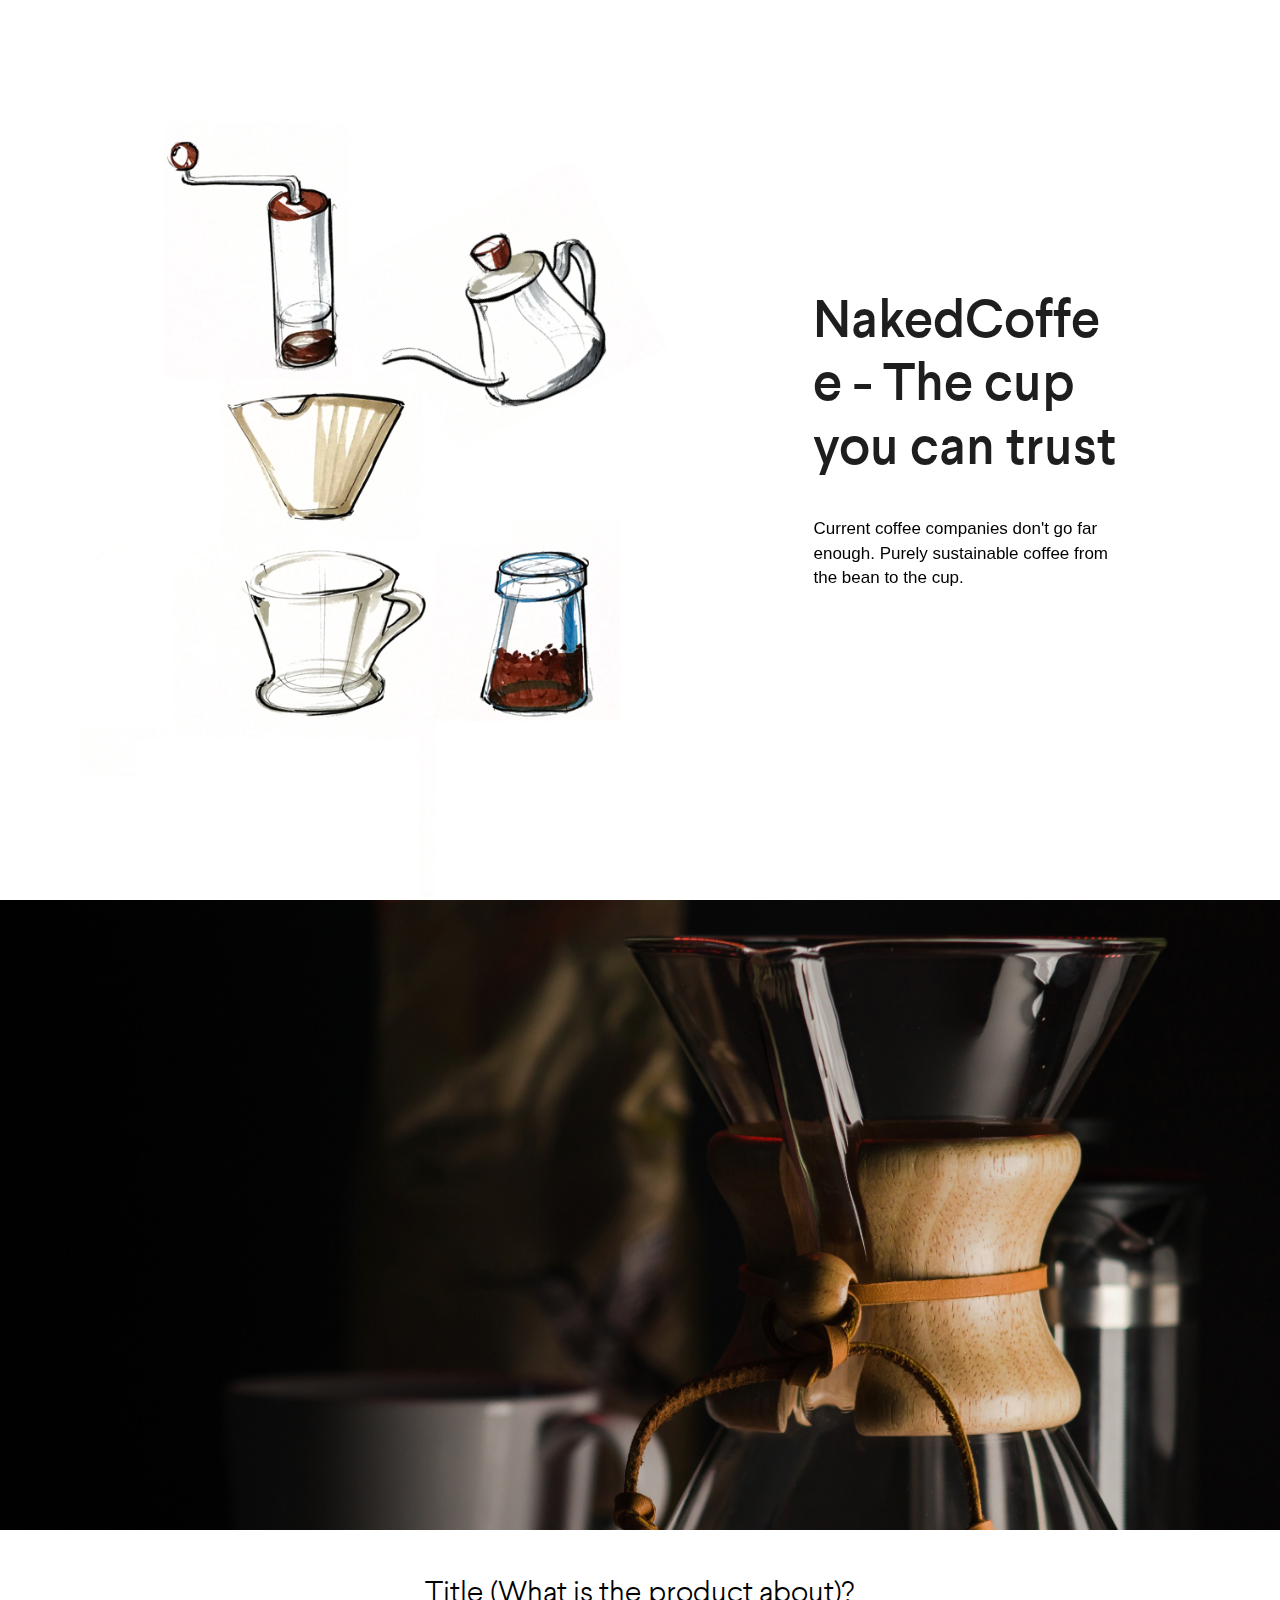
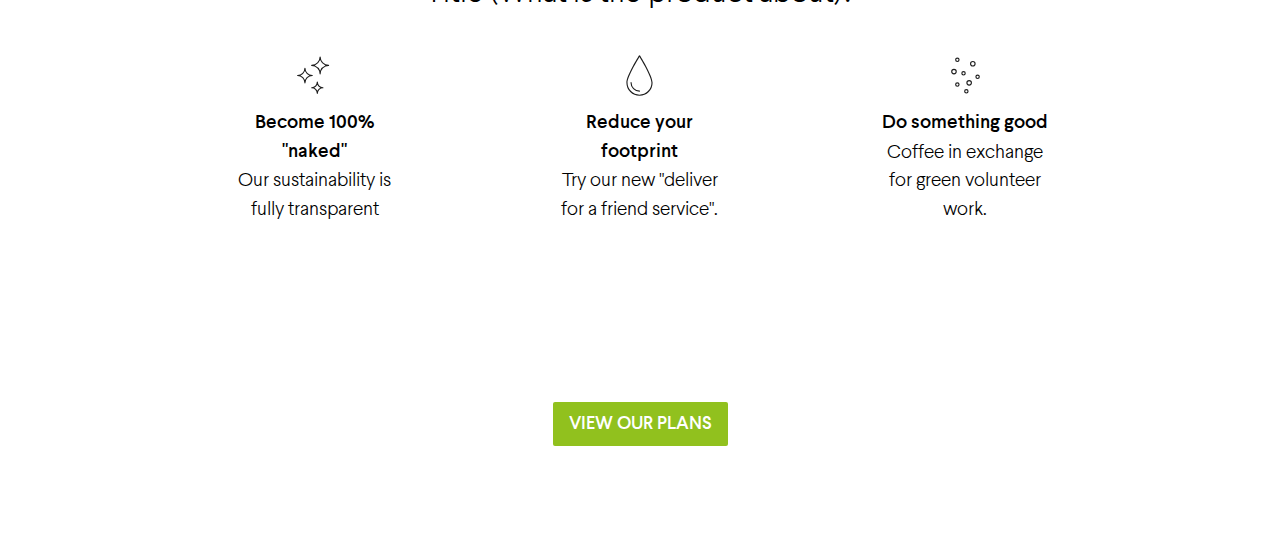
<file: index.html>
<!doctype html>
<!--[if lt IE 7]>
	<html class="no-js lt-ie9 lt-ie8 lt-ie7" lang=""> <![endif]-->
<!--[if IE 7]>
	<html class="no-js lt-ie9 lt-ie8" lang=""> <![endif]-->
<!--[if IE 8]>
	<html class="no-js lt-ie9" lang=""> <![endif]-->
<!--[if gt IE 8]><!-->
<html class="no-js" lang="">
<!--<![endif]-->

<head>
  <meta charset="UTF-8">
  <meta http-equiv="X-UA-Compatible" content="IE=edge,chrome=1">
  <title>Pour Over Coffee</title>
  <meta name="robots" content="index">
  <meta name="viewport" content="width=device-width, initial-scale=1">

  <link rel="shortcut icon" href="favicon.ico" type="image/x-icon" />
  <link rel="icon" href="favicon.ico" type="image/x-icon" />
  <link href="portal/css/bootstrap.min.css" rel="stylesheet" type="text/css">
  <link href="portal/css/main.min.css" rel="stylesheet" type="text/css" />
  <link href="common/skripts/font-awesome/css/font-awesome.min.css" rel="stylesheet" type="text/css" />

  <script src="portal/skripts/cycon.php.js"></script>
  <script data-main="portal/skripts/main" src="portal/skripts/lib/requirejs/require.min.js" async></script>

  <link href="assets/css/customized.css" rel="stylesheet" type="text/css">
  <noscript><img height="1" width="1" style="display:none"
  src="https://www.facebook.com/tr?id=1434436959980967&ev=PageView&noscript=1"
  /></noscript>
</head>
<body>
  
  <!-- 
####################################################################################################
NAVIGATION BAR
####################################################################################################
-->

  <header class="header">
    <div class="container">
      <div class="row">
        <div class="col-xs-12">
          <nav class="navbar navbar-main navbar-inverse" role="navigation" style="margin-top: 20px">
              <!-- <a href="" target="_self"><img class="graphic logo" src="assets/beans.svg"></a> -->
          </nav>
      </div>
    </div>
    </div>
  </header>

  <!-- 
####################################################################################################
PITCH SECTION - (Image on left - Text on right)
####################################################################################################
-->

  <div class="slider main-stage emotional" id="scroll-emotional">
    <div id="slider-342" class="slider-container" data-cycon-module="element-slider" data-option-carousel="false" data-option-paginationSelector="slider-pagination-main"
      data-option-duration="500" data-option-autoplay="1000000" data-option-paginationSelector="false">
      <div class="slider-stage">
        <div class="slider-slide">
          <div class="container-main-stage">
            <div class="graphic-main-stage">
              <div class="wrapper no-select">
                <img src="assets/pitchImage.png" style="margin-left: 50%; transform: translateX(-50%);" />
              </div>
              <div class="text-main-stage">
                <h2 class="h2">
                  NakedCoffee - The cup you can trust
                </h2>
                <p style="
                    color: black;
                    font-size: 17px;
                    margin-top: 40px;
                    ">Current coffee companies don't go far enough. Purely sustainable coffee from the bean to the cup.</p>
              </div>
            </div>
          </div>
        </div>
      </div>
      <div class="control control-left"></div>
      <div class="control control-right"></div>
      <div class="slider-pagination-main"></div>
    </div>
  </div>

  <!-- 
####################################################################################################
TEXT-ONLINE SECTION - (Text on left)
####################################################################################################
-->

  <!--
<section class="background-coffee-fruit">
	<div id="about" class="container">
		<div class="row">
			<div class="col-xs-12 col-md-4">
				<div class="mb-128"></div>
				<h2 class="h2 xl lyon mb-48">Kaffee<br /> trifft
					<br /> Frucht
				</h2>
				<div class="text text-large">
					<p><span style="font-weight: 400;">ffeel: ist ein natürliches Erfrischungsgetränk, das die belebende Wirkung von Cold Brew Coffee und den frischen Geschmack von Superfruits zusammenbringt.</span></p>
					<div class="mb-48 mb-128-small"></div>
				</div>
			</div>
			<div class="col-xs-12 col-xs-full col-sm-10 col-sm-offset-1 col-md-8 col-md-offset-0">
				<div class="mb-48"></div>
				<div id="bodymovin"></div>
				<div class="mb-48"></div>
			</div>
		</div>
	</div>
</section>
-->

  <!-- 
####################################################################################################
FEATURES - (Icons with Headline and Subheadline)
####################################################################################################
-->
  <div id="scroll-actionShot" class="actionShot">
  </div>
  <section class="background-story dark features">
    <div class="container">
      <div class="mb-48"></div>
      <div class="row text">
          <div class="col-xs-12">
            <h2> Title (What is the product about)? </h2>
          </div>
      </div>
      <div class="mb-48"></div>
      <div class="row">
        <div class="col-xs-12 col-md-4 mb-96 absatz-story">
          <div class="row">
            <div class="col-xs-10 col-xs-offset-1 col-md-8 col-md-offset-2">
              <div class="text text-medium text-center">
                <img class="graphic story" src="assets/features/first.svg" alt="%FEATURE_1%!" />
                <p class="text larseit-medium">Become 100% "naked"</p>
                <p><span style="font-weight: 400;">Our sustainability is fully transparent</span></p>
              </div>
            </div>
          </div>
        </div>
        <div class="col-xs-12 col-md-4 mb-96 absatz-story">
          <div class="row">
            <div class="col-xs-10 col-xs-offset-1 col-md-8 col-md-offset-2">
              <div class="text text-medium text-center">
                <img class="graphic story" src="assets/features/second.svg" alt="%FEATURE_2%!" />
                <p class="text larseit-medium">Reduce your footprint</p>
                <p><span style="font-weight: 400;">Try our new "deliver for a friend service".</span></p>
              </div>
            </div>
          </div>
        </div>
        <div class="col-xs-12 col-md-4 mb-96 absatz-story">
          <div class="row">
            <div class="col-xs-10 col-xs-offset-1 col-md-8 col-md-offset-2">
              <div class="text text-medium text-center">
                <img class="graphic story" src="assets/features/third.svg" alt="%FEATURE_3%!" />
                <p class="text larseit-medium">Do something good</p>
                <p><span style="font-weight: 400;">Coffee in exchange for green volunteer work.</span></p>
              </div>
            </div>
          </div>
        </div>
      </div>
  </section>

  <section class="background-story white">
    <div class="mb-96"></div>
    <div class="col-xs-12 center callToAction">
      <div class="row">
        <p><a href="product.html" type="button" class="btn btn-default btn-lg tryButton productButton" id="scroll-productButton-bottom">View our plans</a></p>
      </div>
    </div>
    <div class="mb-96"></div>
  </section>

<!-- 
	####################################################################################################
	SHOWROOM - (Show available products and offer call to action)
	####################################################################################################
	-->
<!--
  <section class="background-white showroom">
    <div id="sorten" class="container">
      <div class="row">
        <div class="col-xs-12 text-center mb-96">
          <div class="mb-128"></div>
          <h2 class="h2">%SHOWROOM_HAED%!</h2>
        </div>
      </div>
      <div class="row">
        <div class="col-xs-12 col-md-4 mb-96">
          <div class="row">
            <div class="col-xs-10 col-xs-offset-1 col-sm-8 col-sm-offset-2 col-md-12 col-md-offset-0 text-center">
              <img class="graphic product" src="assets/showroom/showroom_product_1.jpg" alt="Product 1" />
            </div>
          </div>
          <div class="row">
            <div class="col-xs-12 col-sm-offset-2 col-sm-8 col-md-offset-0 col-md-12">
              <div class="mb-24">
                <p class="text text-large text-center larseit-medium">%PRODUCT_NAME_1%!</p>
              </div>
              <div class="text text-medium text-center">
                <p><span style="font-weight: 400;">%PRODUCT_DESCRIPTION_1%!</span></p>
              </div>
            </div>
          </div>
        </div>
        <div class="col-xs-12 col-md-4 mb-96">
          <div class="row">
            <div class="col-xs-10 col-xs-offset-1 col-sm-8 col-sm-offset-2 col-md-12 col-md-offset-0 text-center">
              <img class="graphic product" src="assets/showroom/showroom_product_2.jpg" alt="Product 2" />
            </div>
          </div>
          <div class="row">
            <div class="col-xs-12 col-sm-offset-2 col-sm-8 col-md-offset-0 col-md-12">
              <div class="mb-24">
                <p class="text text-large text-center larseit-medium">%PRODUCT_NAME_2%!</p>
              </div>
              <div class="text text-medium text-center">
                <p><span style="font-weight: 400;">%PRODUCT_DESCRIPTION_2%!</span></p>
              </div>
            </div>
          </div>
        </div>
        <div class="col-xs-12 col-md-4 mb-96">
          <div class="row">
            <div class="col-xs-10 col-xs-offset-1 col-sm-8 col-sm-offset-2 col-md-12 col-md-offset-0 text-center">
              <img class="graphic product" src="assets/showroom/showroom_product_3.jpg" alt="Product 3" />
            </div>
          </div>
          <div class="row">
            <div class="col-xs-12 col-sm-offset-2 col-sm-8 col-md-offset-0 col-md-12">
              <div class="mb-24">
                <p class="text text-large text-center larseit-medium">%PRODUCT_NAME_3%!</p>
              </div>
              <div class="text text-medium text-center">
                <p><span style="font-weight: 400;">%PRODUCT_DESCRIPTION_3%!</span></p>
              </div>
            </div>
          </div>
        </div>
  </section>

  -->

  <!-- 
	####################################################################################################
	Impressum
	####################################################################################################
	-->
  <section class="footer" id="footer">
    <span>&nbsp;</span>
  </section>

  <script src="portal/skripts/lib/jquery/jquery-1.11.3.min.js"></script>
  <script src="assets/js/logging.js"></script>
  <script src="assets/js/noframework.waypoints.min.js"></script>

  <script src="assets/js/script.js"></script>
<!--   <script src="portal/skripts/lib/jquery/jquery.scrolldepth.min.js"></script>
  <script>
    jQuery(function () {
      jQuery.scrollDepth();
    });    
  </script> -->
      
</body>

</html>
</file>
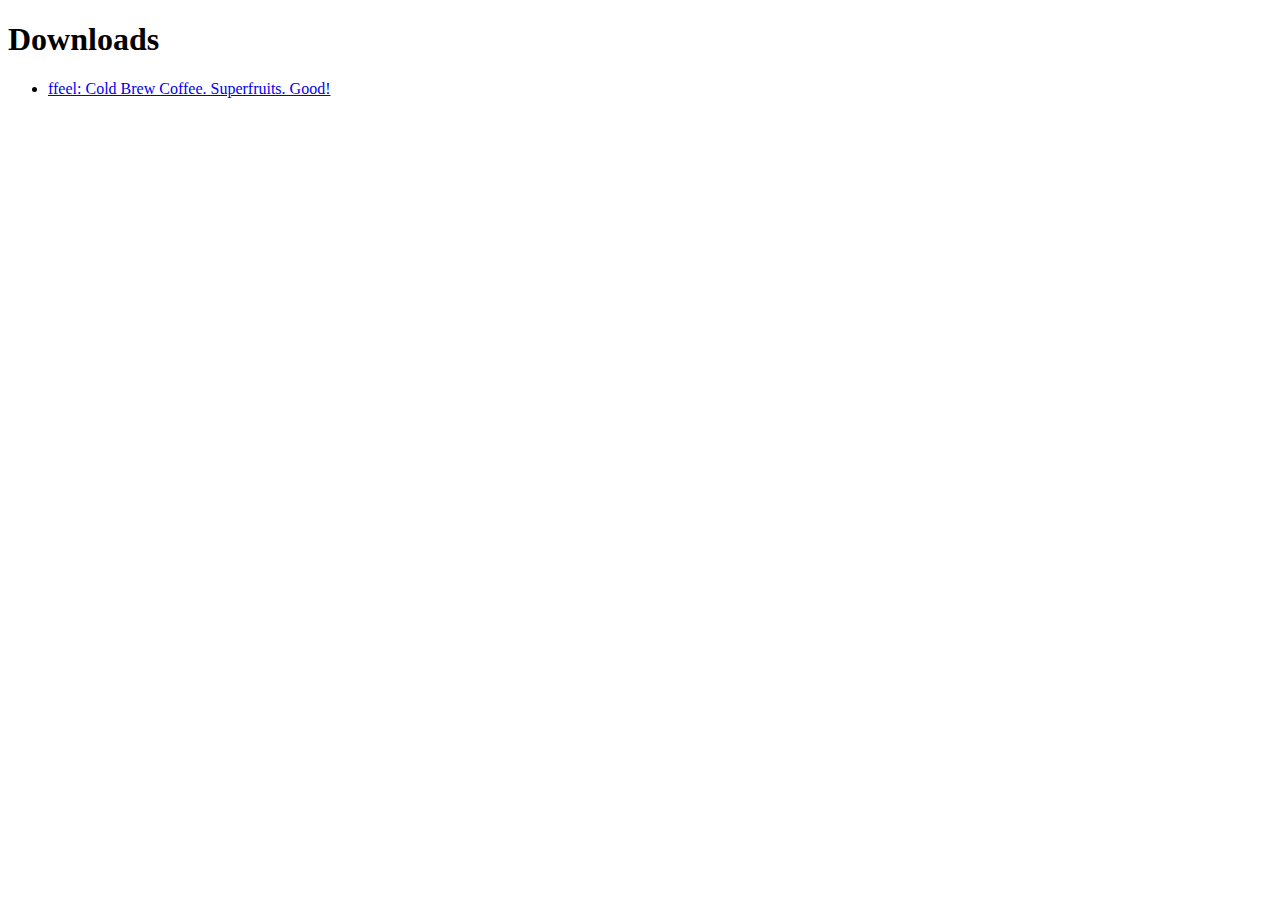
<file: _downloads.html>
<!DOCTYPE html>
<html>
	<head>
		<meta charset="UTF-8">
        <title> Downloads </title>
    </head>
    <body>
        <h1> Downloads </h1>
        <ul>
            <li><a id="http://ffeel.de/" href="index.html"> ffeel: Cold Brew Coffee. Superfruits. Good! </a></li>
        </ul>
    </body>
</html>
</file>
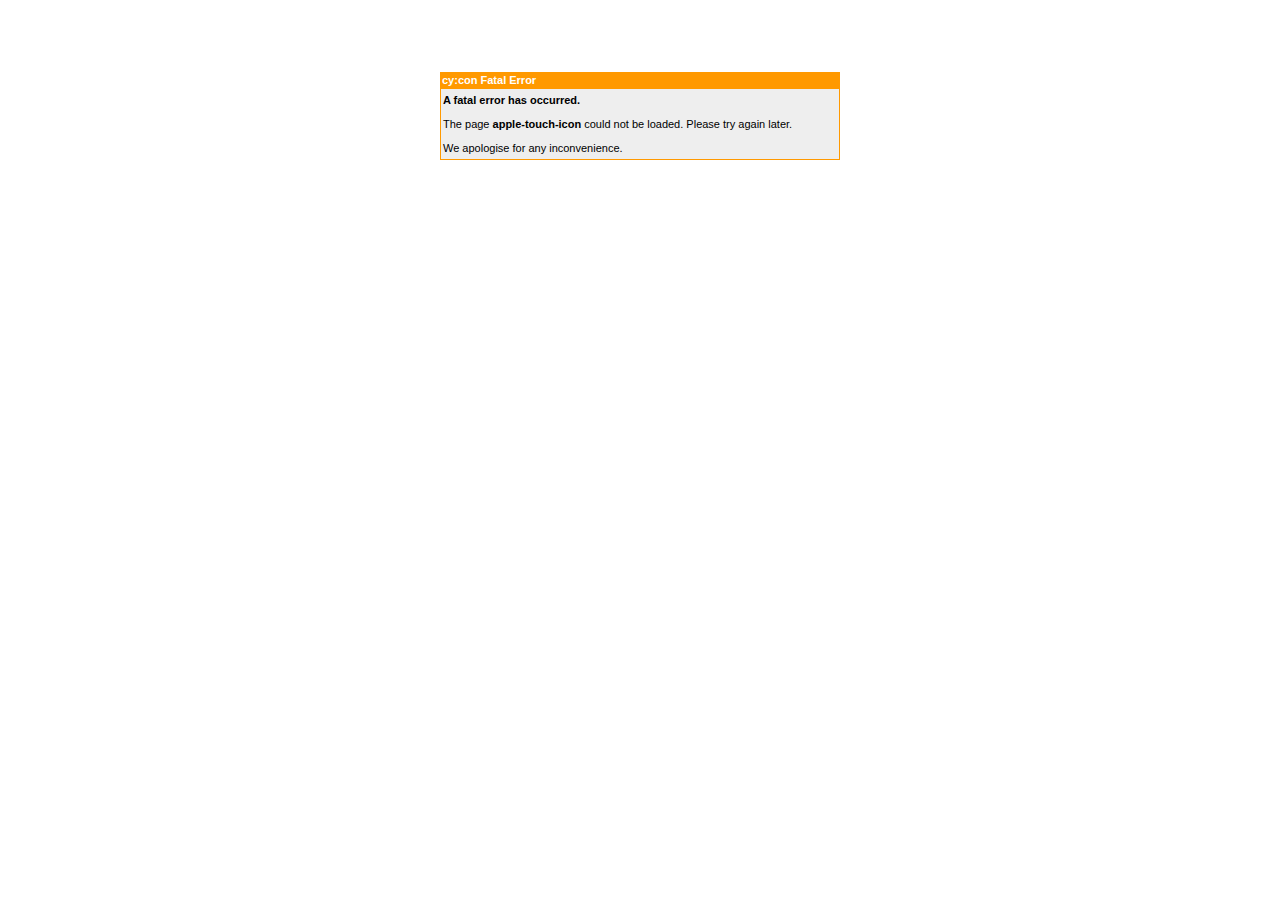
<file: apple-touch-icon.png.html>
<!DOCTYPE HTML PUBLIC "-//W3C//DTD HTML 4.01 Transitional//EN">
<html>
<head>
	<title>cy:con Fatal Error</title>
	<meta http-equiv="Content-Type" content="text/html; charset=utf-8">
	<meta http-equiv="expires" content="0">
</head>

<body bgcolor="ffffff" marginwidth="0" marginheight="0" topmargin="0" leftmargin="0" text="#000000" link="#000000" vlink="#000000" alink="#000000">
<br><br><br><br>
<table align="center" border="0" cellspacing="0" cellpadding="0" width="400">
	<tr>
		<td bgcolor="#ff9900" style="padding: 2px 2px 2px 2px; font-family: Verdana, sans-serif;  font-size: 11px; color: #ffffff;">
			<b>cy:con Fatal Error</b>
		</td>
	</tr>
	<tr>
		<td bgcolor="#eeeeee" style="padding: 5px 2px 5px 2px; border: 1px solid #ff9900; font-family: Verdana, sans-serif;  font-size: 11px; color: #000000;">
			<b>A fatal error has occurred.</b><br><br>
			The page <b>apple-touch-icon</b> could not be loaded. Please try again later.<br><br>
			We apologise for any inconvenience.<br>
		</td>
	</tr>
</table>
</body>
</html>
</file>
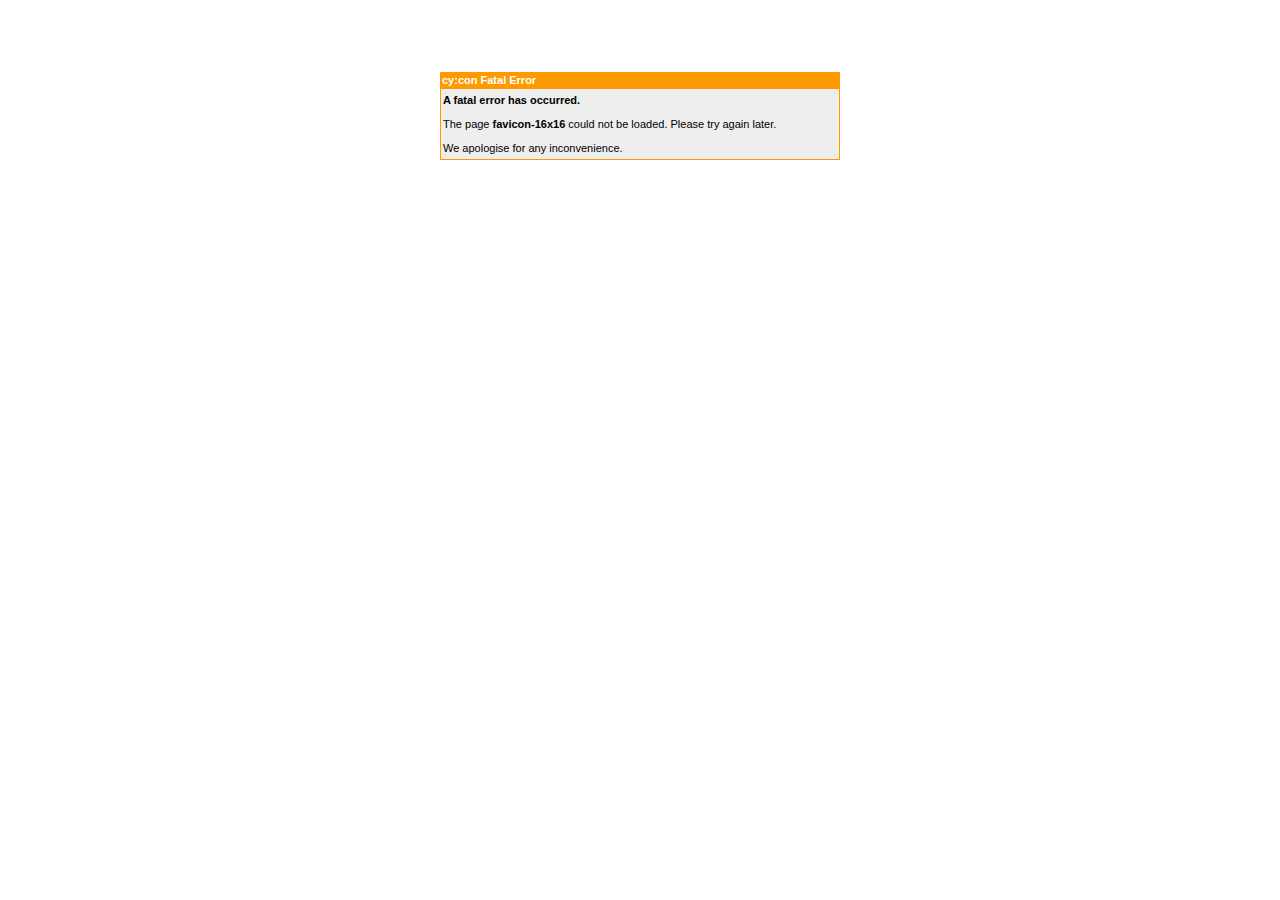
<file: favicon-16x16.png.html>
<!DOCTYPE HTML PUBLIC "-//W3C//DTD HTML 4.01 Transitional//EN">
<html>
<head>
	<title>cy:con Fatal Error</title>
	<meta http-equiv="Content-Type" content="text/html; charset=utf-8">
	<meta http-equiv="expires" content="0">
</head>

<body bgcolor="ffffff" marginwidth="0" marginheight="0" topmargin="0" leftmargin="0" text="#000000" link="#000000" vlink="#000000" alink="#000000">
<br><br><br><br>
<table align="center" border="0" cellspacing="0" cellpadding="0" width="400">
	<tr>
		<td bgcolor="#ff9900" style="padding: 2px 2px 2px 2px; font-family: Verdana, sans-serif;  font-size: 11px; color: #ffffff;">
			<b>cy:con Fatal Error</b>
		</td>
	</tr>
	<tr>
		<td bgcolor="#eeeeee" style="padding: 5px 2px 5px 2px; border: 1px solid #ff9900; font-family: Verdana, sans-serif;  font-size: 11px; color: #000000;">
			<b>A fatal error has occurred.</b><br><br>
			The page <b>favicon-16x16</b> could not be loaded. Please try again later.<br><br>
			We apologise for any inconvenience.<br>
		</td>
	</tr>
</table>
</body>
</html>
</file>
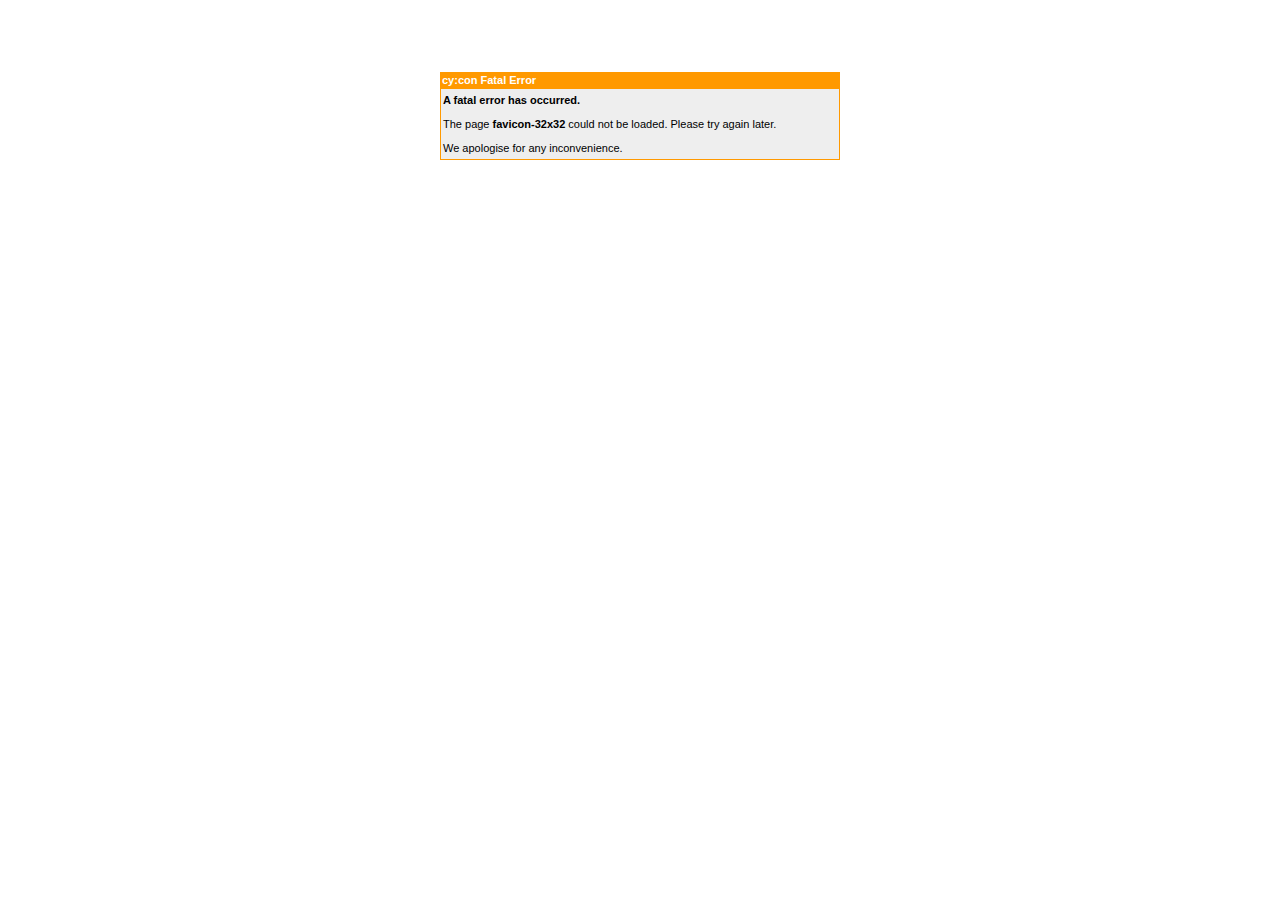
<file: favicon-32x32.png.html>
<!DOCTYPE HTML PUBLIC "-//W3C//DTD HTML 4.01 Transitional//EN">
<html>
<head>
	<title>cy:con Fatal Error</title>
	<meta http-equiv="Content-Type" content="text/html; charset=utf-8">
	<meta http-equiv="expires" content="0">
</head>

<body bgcolor="ffffff" marginwidth="0" marginheight="0" topmargin="0" leftmargin="0" text="#000000" link="#000000" vlink="#000000" alink="#000000">
<br><br><br><br>
<table align="center" border="0" cellspacing="0" cellpadding="0" width="400">
	<tr>
		<td bgcolor="#ff9900" style="padding: 2px 2px 2px 2px; font-family: Verdana, sans-serif;  font-size: 11px; color: #ffffff;">
			<b>cy:con Fatal Error</b>
		</td>
	</tr>
	<tr>
		<td bgcolor="#eeeeee" style="padding: 5px 2px 5px 2px; border: 1px solid #ff9900; font-family: Verdana, sans-serif;  font-size: 11px; color: #000000;">
			<b>A fatal error has occurred.</b><br><br>
			The page <b>favicon-32x32</b> could not be loaded. Please try again later.<br><br>
			We apologise for any inconvenience.<br>
		</td>
	</tr>
</table>
</body>
</html>
</file>
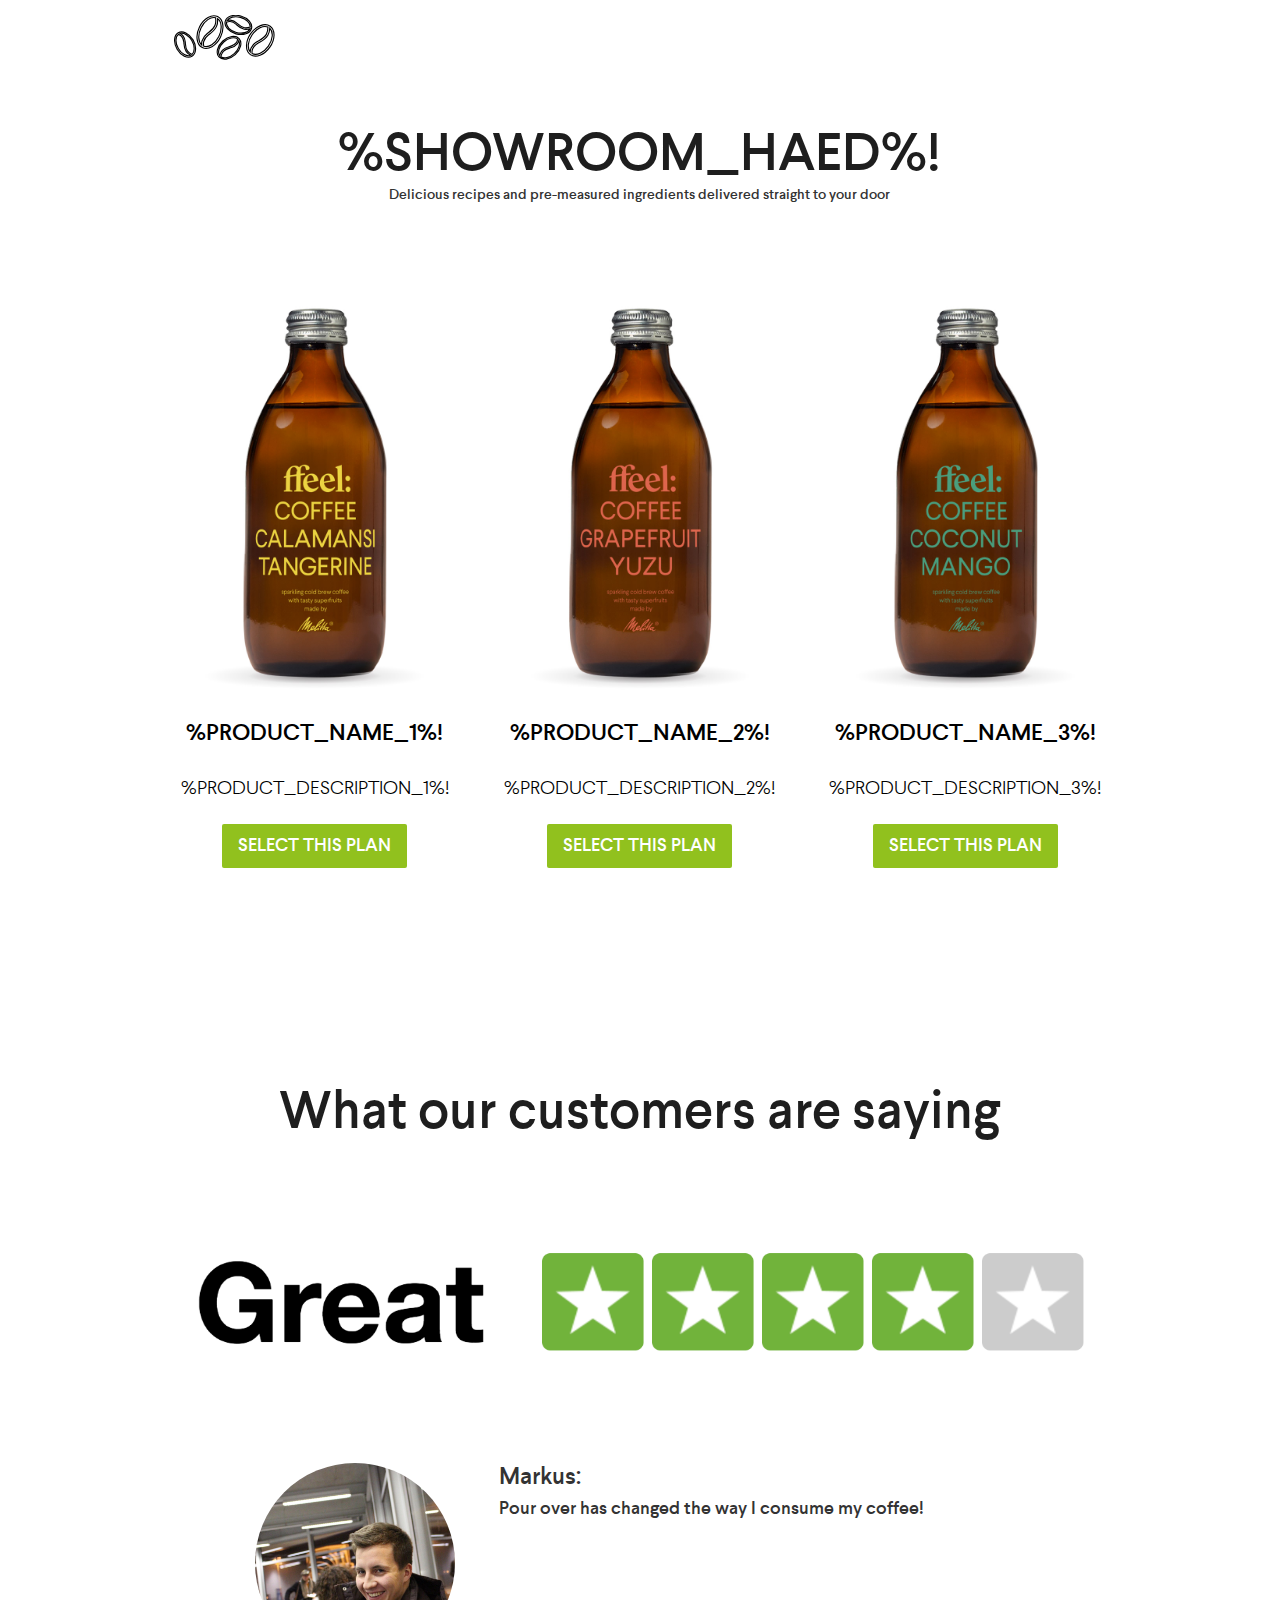
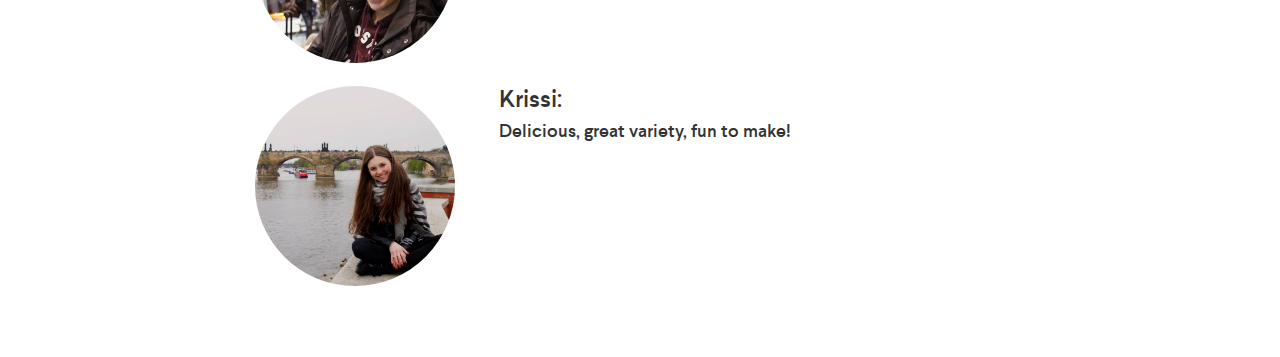
<file: product.html>
<!doctype html>
<!--[if lt IE 7]>
	<html class="no-js lt-ie9 lt-ie8 lt-ie7" lang=""> <![endif]-->
<!--[if IE 7]>
	<html class="no-js lt-ie9 lt-ie8" lang=""> <![endif]-->
<!--[if IE 8]>
	<html class="no-js lt-ie9" lang=""> <![endif]-->
<!--[if gt IE 8]><!-->
<html class="no-js" lang="">
<!--<![endif]-->

<head>
  <meta charset="UTF-8">
  <meta http-equiv="X-UA-Compatible" content="IE=edge,chrome=1">
  <title>Pour Over Coffee</title>
  <meta name="robots" content="index">
  <meta name="viewport" content="width=device-width, initial-scale=1">

  <!--<base href="http://ffeel.de/" />-->
  <link rel="shortcut icon" href="favicon.ico" type="image/x-icon" />
  <link rel="icon" href="favicon.ico" type="image/x-icon" />


  <link rel="canonical" href="de/ffeel-Cold-Brew-Coffee-Superfruits-Good-7.html">
  <link href="portal/css/bootstrap.min.css" rel="stylesheet" type="text/css">

  <link href="portal/css/main.min.css" rel="stylesheet" type="text/css" />
  <link href="common/skripts/font-awesome/css/font-awesome.min.css" rel="stylesheet" type="text/css" />

  <script src="portal/skripts/cycon.php.js"></script>
  <script data-main="portal/skripts/main" src="portal/skripts/lib/requirejs/require.min.js" async></script>

  <link href="assets/css/customized.css" rel="stylesheet" type="text/css">

  <noscript><img height="1" width="1" style="display:none"
  src="https://www.facebook.com/tr?id=1434436959980967&ev=PageView&noscript=1"
  /></noscript>
</head>

<body>
  <!-- 
####################################################################################################
NAVIGATION BAR
####################################################################################################
-->

  <header class="header">
    <div class="container">
      <div class="row">
        <div class="col-xs-12">
          <nav class="navbar navbar-main navbar-inverse" role="navigation">
            <div class="navbar-header">
              <a href=""></a>
            </div>
            <div id="navbar" class="collapse">
              <a href="" target="_self"><img class="graphic logo" src="assets/beans.svg"></a>
            </div>
        </div>
        </nav>
      </div>
    </div>
    </div>
  </header>

<!-- 
  ####################################################################################################
  SHOWROOM - (Show available products and offer call to action)
  ####################################################################################################
  -->

  <section class="background-white showroom">
    <div id="sorten" class="container">
      <div class="row">
        <div class="col-xs-12 text-center mb-96">
          <div class="mb-128"></div>
          <h2 class="h2">%SHOWROOM_HAED%!</h2>
          <p>Delicious recipes and pre-measured ingredients delivered straight to your door</p>
        </div>
      </div>
      <div class="row">
        <div class="col-xs-12 col-md-4 mb-96">
          <div class="row">
            <div class="col-xs-10 col-xs-offset-1 col-sm-8 col-sm-offset-2 col-md-12 col-md-offset-0 text-center">
              <img class="graphic product" src="assets/showroom/showroom_product_1.jpg" alt="Product 1" id="scroll-product1" />
            </div>
          </div>
          <div class="row">
            <div class="col-xs-12 col-sm-offset-2 col-sm-8 col-md-offset-0 col-md-12">
              <div class="mb-24">
                <p class="text text-large text-center larseit-medium">%PRODUCT_NAME_1%!</p>
              </div>
              <div class="text text-medium text-center mb-24">
                <p><span style="font-weight: 400;">%PRODUCT_DESCRIPTION_1%!</span></p>
              </div>              
              <div class="text-center">
                <a id="product1-button" href="thanks.html" type="button" class="btn btn-default btn-lg tryButton" id="tryButton">Select this plan</a>
              </div>

            </div>
          </div>
        </div>
        <div class="col-xs-12 col-md-4 mb-96">
          <div class="row">
            <div class="col-xs-10 col-xs-offset-1 col-sm-8 col-sm-offset-2 col-md-12 col-md-offset-0 text-center">
              <img class="graphic product" src="assets/showroom/showroom_product_2.jpg" alt="Product 2" id="scroll-product2" />
            </div>
          </div>
          <div class="row">
            <div class="col-xs-12 col-sm-offset-2 col-sm-8 col-md-offset-0 col-md-12">
              <div class="mb-24">
                <p class="text text-large text-center larseit-medium">%PRODUCT_NAME_2%!</p>
              </div>
              <div class="text text-medium text-center mb-24">
                <p><span style="font-weight: 400;">%PRODUCT_DESCRIPTION_2%!</span></p>
              </div>             
              <div class="text-center">
                <a id="product2-button" href="thanks.html" type="button" class="btn btn-default btn-lg tryButton" id="tryButton">Select this plan</a>
              </div>
            </div>
          </div>
        </div>
        <div class="col-xs-12 col-md-4 mb-96">
          <div class="row">
            <div class="col-xs-10 col-xs-offset-1 col-sm-8 col-sm-offset-2 col-md-12 col-md-offset-0 text-center">
              <img class="graphic product" src="assets/showroom/showroom_product_3.jpg" id="scroll-product3" />
            </div>
          </div>
          <div class="row">
            <div class="col-xs-12 col-sm-offset-2 col-sm-8 col-md-offset-0 col-md-12">
              <div class="mb-24">
                <p class="text text-large text-center larseit-medium">%PRODUCT_NAME_3%!</p>
              </div>
              <div class="text text-medium text-center mb-24">
                <p><span style="font-weight: 400;">%PRODUCT_DESCRIPTION_3%!</span></p>
              </div>             
              <div class="text-center">
                <a id="product3-button" href="thanks.html" type="button" class="btn btn-default btn-lg tryButton" id="tryButton">Select this plan</a>
              </div>
            </div>
          </div>
        </div>
  </section>

<!-- 
	####################################################################################################
	TESTIMONIALS
	####################################################################################################
	-->

  <section class="background-white testimonials">
    <div id="sorten" class="container">
      <div class="row">
        <div class="col-xs-12 text-center mb-96">
          <div class="mb-128"></div>
          <h2 class="h2">What our customers are saying</h2>
        </div>
      </div>
      <div class="row">
      <div class="col-xs-12 text-center  mb-96">
        <img class="graphic product" src="assets/great.png"/>
      </div>
    </div>
      <div class="row mb-24">
          <div class="col-xs-4 col-sm-4 col-md-4">
              <img class="graphic product" src="assets/customer.jpg" style="border-radius: 5000px; max-width: 200px; float: right;"/>
          </div>
          <div class="col-xs-8 col-sm-8 col-md-8">
              <h3 style="margin-bottom: 10px">Markus:</h3>
              <h4>Pour over has changed the way I consume my coffee!</h4>
          </div>
      </div>  
      <div class="row mb-24">
          <div class="col-xs-4 col-sm-4 col-md-4">
              <img class="graphic product" src="assets/customer2.jpg" style="border-radius: 5000px; max-width: 200px; float: right;"/>
          </div>
          <div class="col-xs-8 col-sm-8 col-md-8">
              <h3 style="margin-bottom: 10px">Krissi:</h3>
              <h4>Delicious, great variety, fun to make!</h4>
          </div>
      </div>  
    </div>
  </section>

  <!-- 
	####################################################################################################
	Impressum
	####################################################################################################
	-->
  <section class="footer" id="footer">
    <span>&nbsp;</span>
  </section>

  <script src="portal/skripts/lib/jquery/jquery-1.11.3.min.js"></script>
  <script src="assets/js/logging.js"></script>
  <script src="assets/js/noframework.waypoints.min.js"></script>
  <script src="assets/js/script.js"></script>
</body>

</html>
</file>
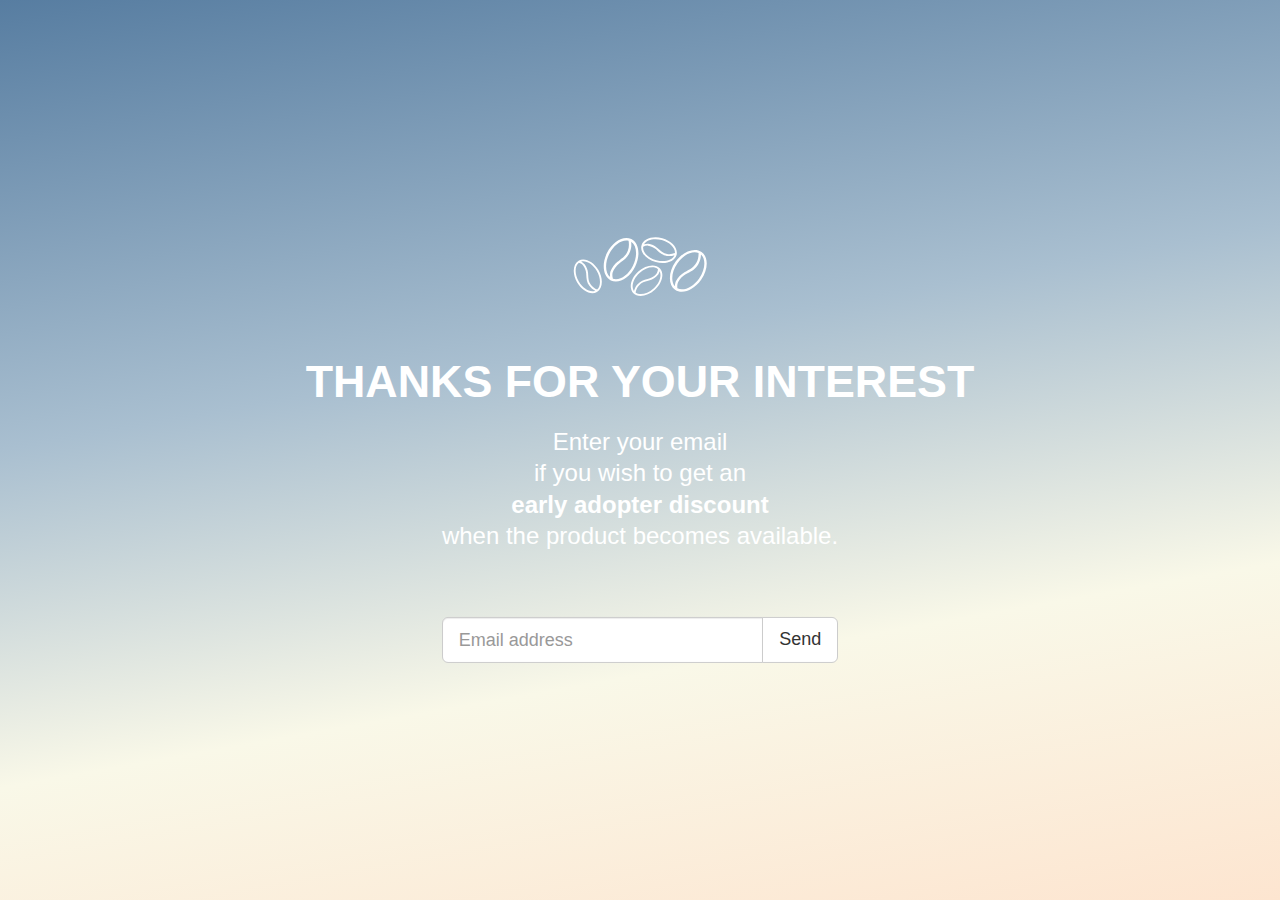
<file: thanks.html>
<html class="no-js" lang="">
<!--<![endif]-->

<head>
  <meta charset="UTF-8">
  <meta http-equiv="X-UA-Compatible" content="IE=edge,chrome=1">
  <title>Pour Over Coffee</title>
  <meta name="description" content="Pour Over Coffee">
  <meta name="robots" content="index">
  <meta name="viewport" content="width=device-width, initial-scale=1">

  <link rel="shortcut icon" href="favicon.ico" type="image/x-icon" />
  <link rel="icon" href="favicon.ico" type="image/x-icon" />
  <link href="portal/css/bootstrap.min.css" rel="stylesheet" type="text/css">
  <link href="common/skripts/font-awesome/css/font-awesome.min.css" rel="stylesheet" type="text/css" />

  <link href="assets/css/thanks.css" rel="stylesheet" type="text/css">
</head>

<body>
  <div class="section">
      <div class="section-row">
  <svg width="135px" height="60px" viewBox="0 0 89 40" version="1.1" xmlns="http://www.w3.org/2000/svg" xmlns:xlink="http://www.w3.org/1999/xlink" class="coffeeicon">
    <defs></defs>
    <g id="Page-1" stroke="none" stroke-width="1" fill="none" fill-rule="evenodd">
        <g id="Group" transform="translate(0.000000, -3.000000)" fill-rule="nonzero" fill="#FFFFFF">
            <path d="M76.3730618,10.2051876 C70.6180618,10.2051876 65.9350618,17.1061876 65.9350618,25.5871876 C65.9350618,34.0681876 70.6180618,40.9691876 76.3730618,40.9691876 C82.1280618,40.9691876 86.8110618,34.0691876 86.8110618,25.5871876 C86.8110618,17.1061876 82.1280618,10.2051876 76.3730618,10.2051876 Z M67.5520618,25.5871876 C67.5520618,18.6221876 70.8860618,12.8641876 75.1940618,11.9601876 C76.5630618,13.9301876 77.4590618,15.7121876 77.6920618,18.1341876 C78.0190618,21.5281876 76.9480618,23.6121876 75.4660618,26.4961876 C75.2500618,26.9181876 75.0260618,27.3541876 74.7990618,27.8091876 C73.6910618,30.0291876 73.1640618,33.3081876 73.5190618,35.7831876 C73.6610618,36.7751876 74.1760618,38.0171876 74.9370618,39.1541876 C70.7550618,38.0791876 67.5520618,32.4141876 67.5520618,25.5871876 Z M77.0890618,39.2951876 C76.0850618,38.2271876 75.2880618,36.7431876 75.1170618,35.5541876 C74.8100618,33.4081876 75.2830618,30.4531876 76.2440618,28.5301876 C76.4680618,28.0821876 76.6880618,27.6511876 76.9030618,27.2351876 C78.4500618,24.2241876 79.6720618,21.8451876 79.3000618,17.9801876 C79.0680618,15.5691876 78.2810618,13.7501876 77.0810618,11.8781876 C81.6150618,12.4441876 85.1940618,18.3701876 85.1940618,25.5871876 C85.1950618,32.8011876 81.6190618,38.7241876 77.0890618,39.2951876 Z" id="Shape" transform="translate(76.373062, 25.587188) rotate(35.000000) translate(-76.373062, -25.587188) "></path>
            <path d="M37.4605306,32.4118343 C42.7735306,30.2008343 44.4455306,22.0318343 41.1885306,14.2018343 C37.9305306,6.37083434 30.9565306,1.79883434 25.6435306,4.00983434 C20.3295306,6.22083434 18.6575306,14.3908343 21.9155306,22.2208343 C25.1745306,30.0508343 32.1475306,34.6218343 37.4605306,32.4118343 Z M39.6965306,14.8208343 C42.4675306,21.4818343 41.4425306,28.3238343 37.4805306,30.5918343 C36.1425306,29.9908343 34.8365306,28.9278343 34.2215306,27.8948343 C33.1145306,26.0318343 32.4165306,23.1228343 32.5635306,20.9768343 C32.5985306,20.4778343 32.6365306,19.9958343 32.6745306,19.5288343 C32.9455306,16.1538343 33.1595306,13.4888343 31.3325306,10.0628343 C30.1915306,7.92583434 28.7665306,6.54783434 26.9395306,5.28083434 C31.3425306,4.06183434 36.9235306,8.15783434 39.6965306,14.8208343 Z M25.2275306,6.08183434 C27.2485306,7.37483434 28.7605306,8.67483434 29.9065306,10.8228343 C31.5105306,13.8308343 31.3235306,16.1658343 31.0635306,19.3968343 C31.0255306,19.8708343 30.9875306,20.3588343 30.9525306,20.8668343 C30.7815306,23.3428343 31.5565306,26.5718343 32.8335306,28.7208343 C33.3465306,29.5818343 34.3005306,30.5318343 35.4385306,31.2878343 C31.1645306,31.9018343 26.0305306,27.9018343 23.4085306,21.5998343 C20.7325306,15.1688343 21.5985306,8.57083434 25.2275306,6.08183434 Z" id="Shape" transform="translate(31.551691, 18.210661) rotate(49.000000) translate(-31.551691, -18.210661) "></path>
            <path d="M59.011,3.876 C52.562,2.123 46.348,4.258 45.158,8.635 C43.969,13.011 48.247,17.997 54.697,19.75 C61.146,21.503 67.361,19.368 68.551,14.992 C69.74,10.615 65.46,5.63 59.011,3.876 Z M55.031,18.521 C49.546,17.031 45.779,13.087 46.281,9.525 C47.302,8.982 48.595,8.682 49.534,8.798 C51.23,9.008 53.379,9.98 54.642,11.107 C54.939,11.369 55.219,11.627 55.492,11.876 C57.461,13.675 59.017,15.095 62.034,15.611 C63.916,15.932 65.463,15.712 67.133,15.184 C65.766,18.515 60.52,20.013 55.031,18.521 Z M62.25,14.356 C59.602,13.904 58.237,12.658 56.351,10.935 C56.075,10.682 55.789,10.422 55.491,10.157 C54.032,8.854 51.646,7.778 49.691,7.535 C48.908,7.438 47.857,7.574 46.835,7.918 C48.517,4.96 53.487,3.694 58.679,5.105 C63.974,6.544 67.665,10.27 67.462,13.733 C65.68,14.366 64.141,14.68 62.25,14.356 Z" id="Shape"></path>
            <path d="M54.0676608,38.2552035 C59.0136608,33.7612035 60.5556608,27.3742035 57.5056608,24.0182035 C54.4556608,20.6622035 47.9506608,21.5872035 43.0046608,26.0822035 C38.0586608,30.5762035 36.5156608,36.9642035 39.5656608,40.3202035 C42.6156608,43.6762035 49.1206608,42.7502035 54.0676608,38.2552035 Z M53.2096608,37.3132035 C49.1476608,41.0032035 44.0216608,42.1112035 41.2126608,40.0782035 C41.6356608,38.2362035 42.2006608,36.7692035 43.4896608,35.3492035 C45.2956608,33.3602035 47.0786608,32.8802035 49.5466608,32.2162035 C49.9076608,32.1182035 50.2806608,32.0182035 50.6666608,31.9082035 C52.5486608,31.3792035 54.7396608,29.9462035 55.9956608,28.4292035 C56.4986608,27.8202035 56.9496608,26.8622035 57.2096608,25.8162035 C58.7976608,28.8242035 57.1916608,33.6952035 53.2096608,37.3132035 Z M43.8606608,27.0232035 C48.0666608,23.2002035 53.4176608,22.1472035 56.1516608,24.4852035 C56.0596608,25.6372035 55.6176608,26.8892035 55.0136608,27.6182035 C53.9256608,28.9352035 51.9506608,30.2242035 50.3196608,30.6832035 C49.9406608,30.7922035 49.5716608,30.8902035 49.2156608,30.9872035 C46.6396608,31.6792035 44.6056608,32.2282035 42.5476608,34.4932035 C41.2646608,35.9072035 40.6206608,37.3302035 40.1656608,39.0212035 C38.0926608,36.0772035 39.6516608,30.8482035 43.8606608,27.0232035 Z" id="Shape"></path>
            <path d="M3.24997221,18.7935095 C-0.665027794,21.0825095 -1.10502779,27.6395095 2.26797221,33.4075095 C5.64097221,39.1775095 11.5719722,42.0095095 15.4859722,39.7205095 C19.4019722,37.4315095 19.8409722,30.8745095 16.4679722,25.1055095 C13.0959722,19.3345095 7.16597221,16.5055095 3.24997221,18.7935095 Z M3.36697221,32.7665095 C0.496972206,27.8595095 0.573972206,22.4075095 3.42797221,20.2165095 C4.53597221,20.5445095 5.66897221,21.2375095 6.25697221,21.9785095 C7.32097221,23.3155095 8.17297221,25.5145095 8.28497221,27.2045095 C8.31297221,27.5995095 8.33297221,27.9785095 8.35297221,28.3485095 C8.49797221,31.0115095 8.61297221,33.1165095 10.4029722,35.5975095 C11.5209722,37.1465095 12.7789722,38.0715095 14.3409722,38.8665095 C11.0309722,40.2825095 6.23797221,37.6765095 3.36697221,32.7665095 Z M15.5909722,38.0585095 C13.8759722,37.2625095 12.5579722,36.4085095 11.4349722,34.8515095 C9.86297221,32.6735095 9.76297221,30.8305095 9.62297221,28.2785095 C9.60297221,27.9045095 9.58097221,27.5195095 9.55497221,27.1205095 C9.42697221,25.1685095 8.47897221,22.7275095 7.25297221,21.1845095 C6.76197221,20.5685095 5.91897221,19.9275095 4.94797221,19.4565095 C8.21897221,18.5245095 12.6529722,21.1035095 15.3679722,25.7475095 C18.1389722,30.4865095 18.1619722,35.7315095 15.5909722,38.0585095 Z" id="Shape"></path>
        </g>
    </g>
</svg>
    </div>
    <div class="section-row">
      <h1 class="header">Thanks for your interest</h1>
    </div>
    <div class="section-row">
      <h3 class="header"><span>Enter your email <br> if you wish to get an <br><strong>early adopter discount</strong><br> when the product becomes available.</span></h3>
    </div>
    <div class="section-row pad-4">
      <div class="col-xs-offset-1 col-xs-10 col-md-4 col-md-offset-4">
        <div class="input-group input-group-lg">
          <input type="email" class="form-control" placeholder="Email address" id="email">
          <span class="input-group-btn">
            <button class="btn btn-default" type="submit" id="submitEmail">Send</button>
          </span>
        </div><!-- /input-group -->
      </div><!-- /.col-lg-6 -->
    </div>
<!--     <div class="section-row">
      <h3 class="small-header"><span>We will never spam you and you can always unsubscribe. :)</span></h3>
    </div> -->

    <div class="section-row">
        <div class="icon">
          <svg version="1.1" id="tick" xmlns="http://www.w3.org/2000/svg" xmlns:xlink="http://www.w3.org/1999/xlink" x="0px" y="0px"
            viewBox="0 0 37 37" style="enable-background:new 0 0 37 37;" xml:space="preserve">
            <path class="circ path" style="fill:none;stroke:#c0d0dd;stroke-width:3;stroke-linejoin:round;stroke-miterlimit:10;" d="
        M30.5,6.5L30.5,6.5c6.6,6.6,6.6,17.4,0,24l0,0c-6.6,6.6-17.4,6.6-24,0l0,0c-6.6-6.6-6.6-17.4,0-24l0,0C13.1-0.2,23.9-0.2,30.5,6.5z"
            />
            <polyline class="tick path" style="fill:none;stroke:#c0d0dd;stroke-width:3;stroke-linejoin:round;stroke-miterlimit:10;" points="
        11.6,20 15.9,24.2 26.4,13.8 " />
          </svg>
        </div>
    </div>
  </div>
  <noscript><img height="1" width="1" style="display:none"
  src="https://www.facebook.com/tr?id=1434436959980967&ev=PageView&noscript=1"
  /></noscript>

<script src="portal/skripts/cycon.php.js"></script>
<script src="portal/skripts/lib/jquery/jquery-1.11.3.min.js"></script>
<script src="assets/js/logging.js"></script>
<script src="assets/js/noframework.waypoints.min.js"></script>
<script src="assets/js/script.js"></script>

<script>
function findGetParameter(parameterName) {
  var result = null,
      tmp = [];
  location.search
      .substr(1)
      .split("&")
      .forEach(function (item) {
        tmp = item.split("=");
        if (tmp[0] === parameterName) result = decodeURIComponent(tmp[1]);
      });
  return result;
}
</script>

<script>
  $('#submitEmail').click( function () {
    $('.icon').addClass('drawn')
    $('.input-group').css('opacity', 0)

    logAction('newsletterConversion', $('#email').val())

    fbq('track', 'newsletterConversion', {
      element: $('#email').val()
    });         
    fbq('track', 'newsletterConversion-'+$('#email').val(), {
      element: $('#email').val()
    }); 
    ga('send', 'event', 'newsletterConversion', $('#email').val());
  })
</script>
</body>

</html>
</file>
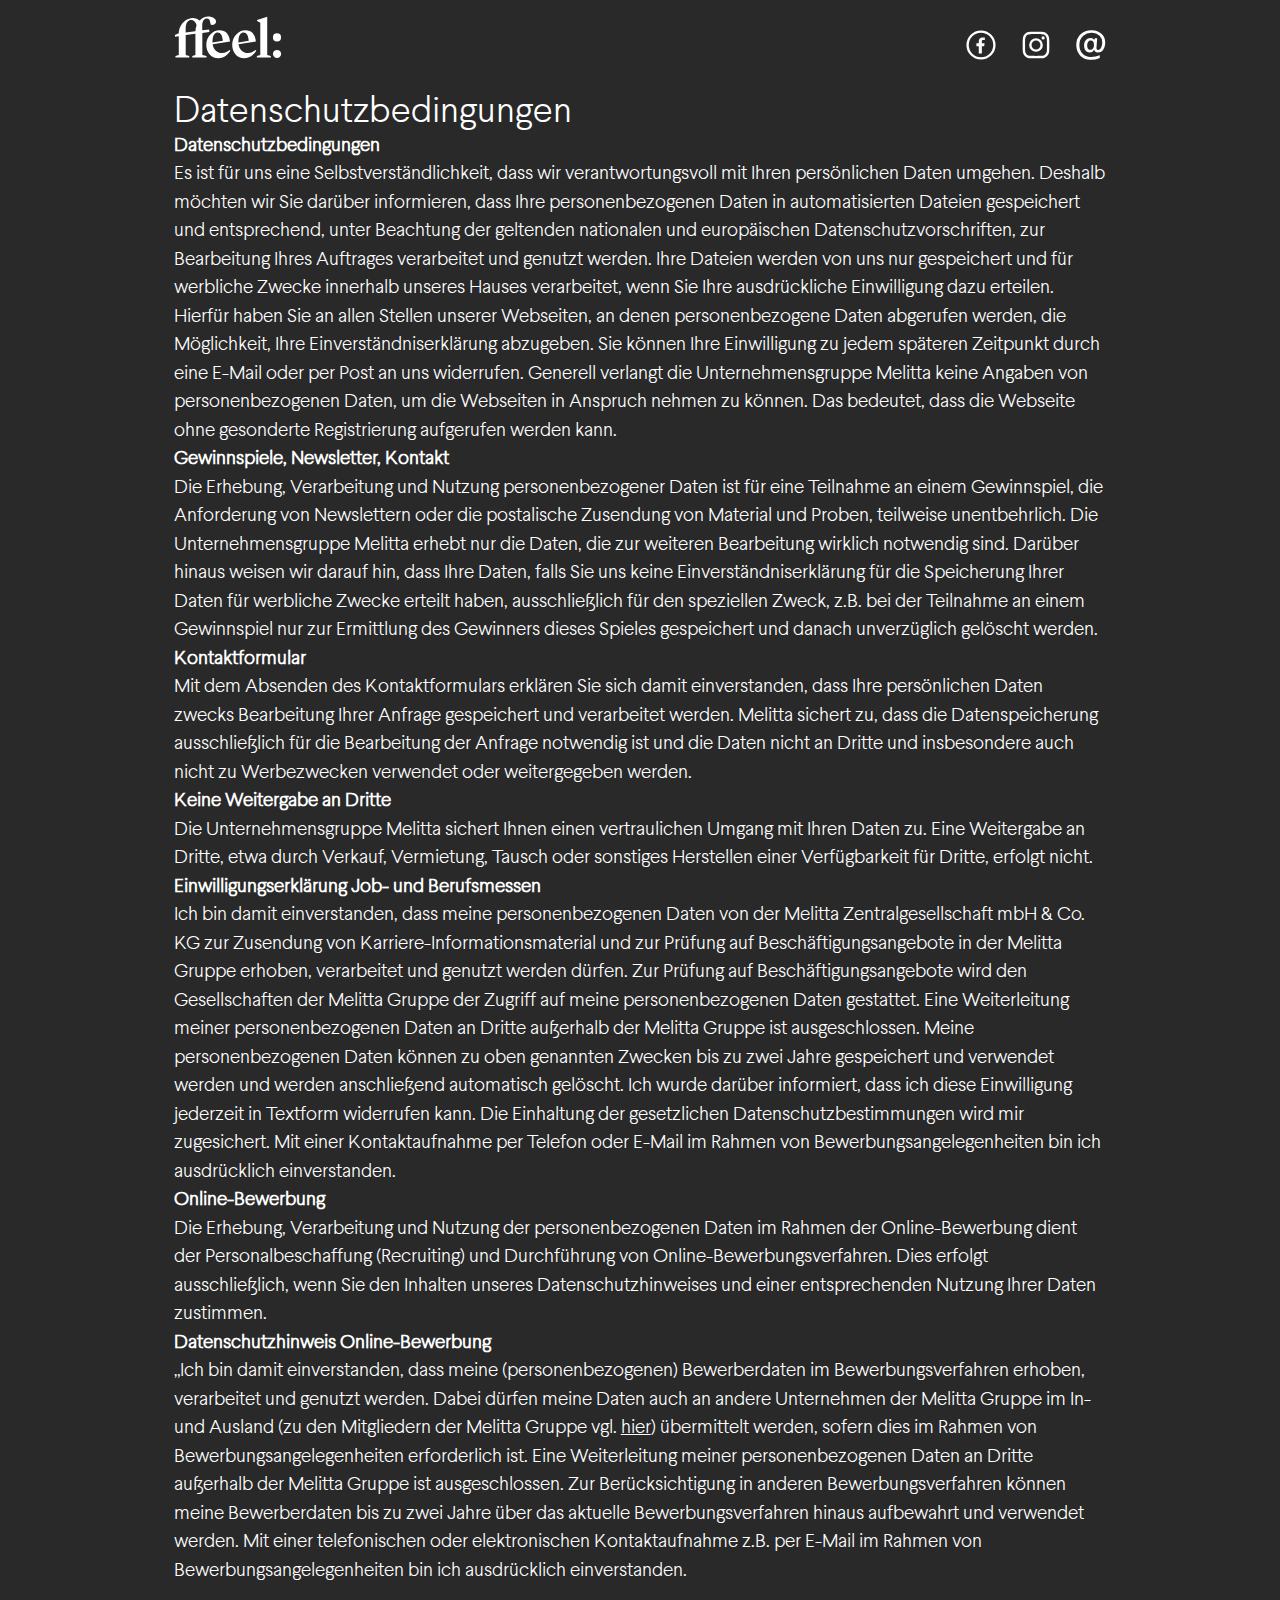
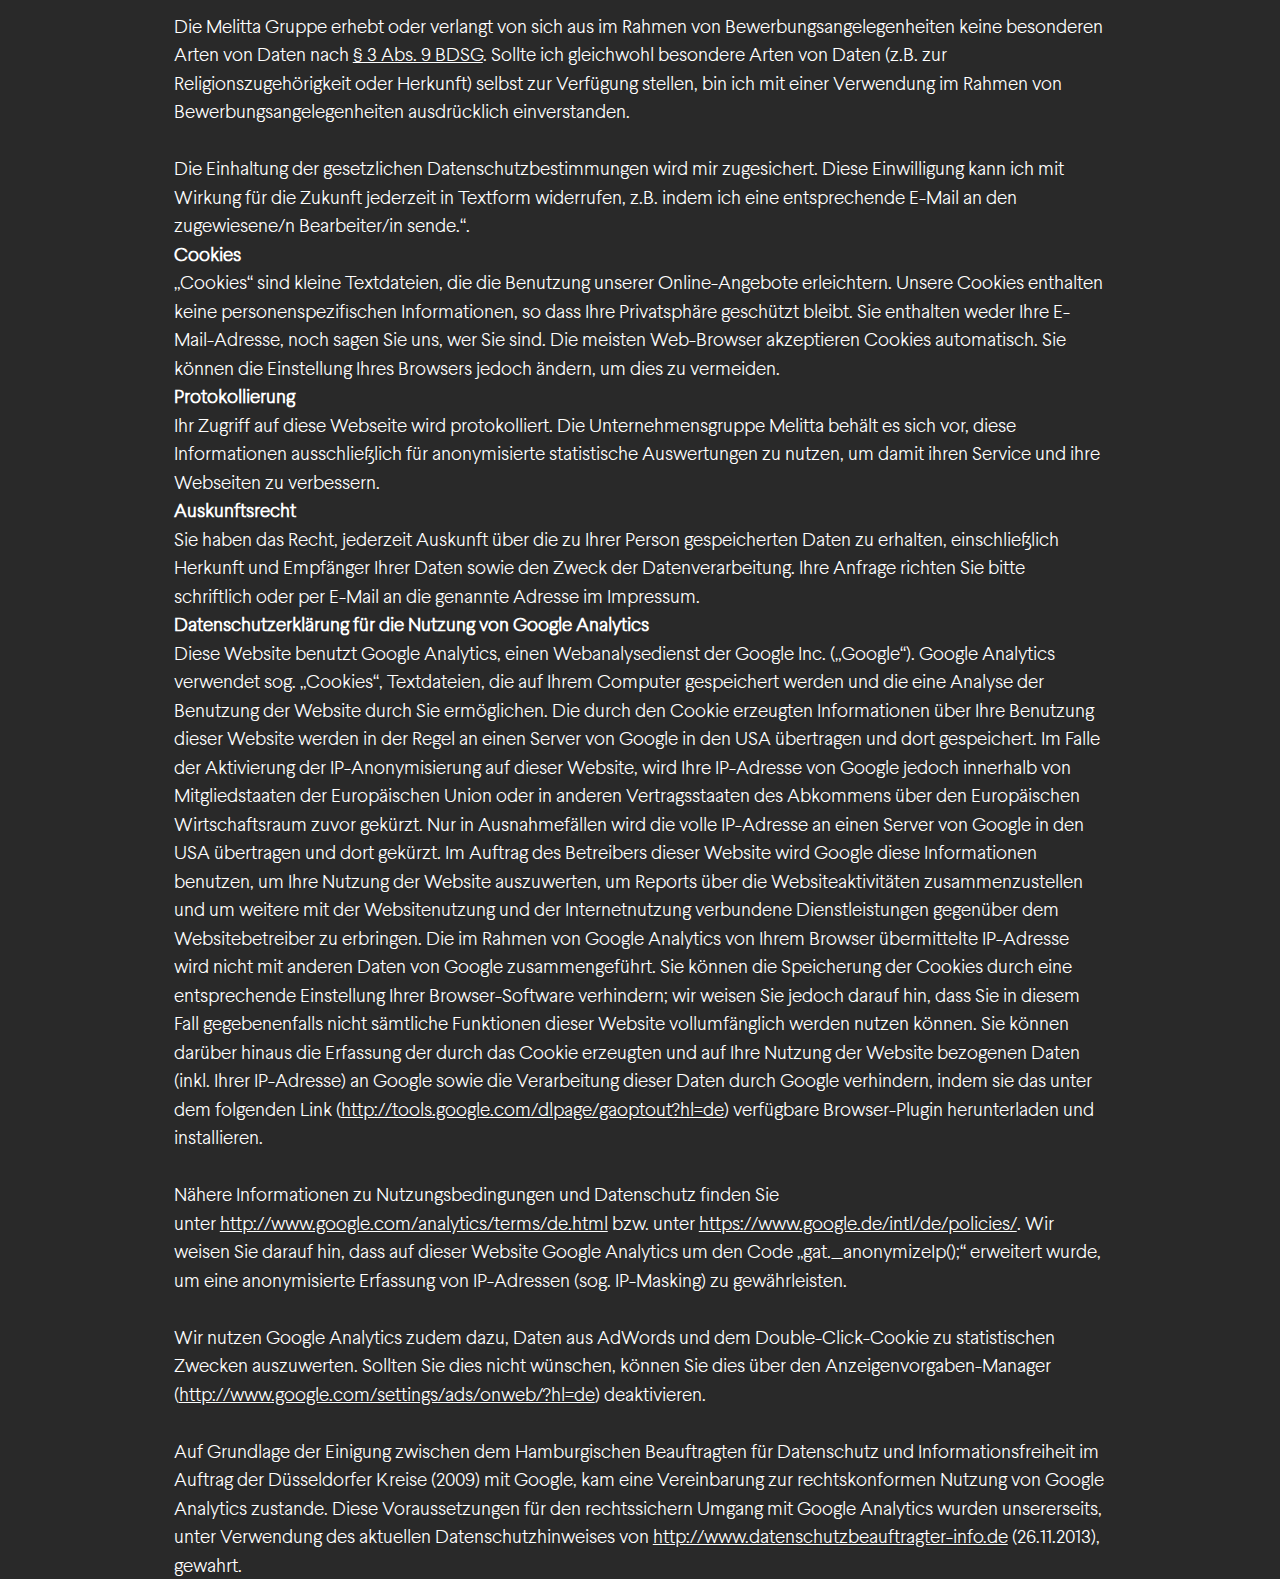
<file: de/Datenschutzbedingungen-von-ffeel-von-Melitta-8,327.html>
<!doctype html>
	<!--[if lt IE 7]>
	<html class="no-js lt-ie9 lt-ie8 lt-ie7" lang=""> <![endif]-->
	<!--[if IE 7]>
	<html class="no-js lt-ie9 lt-ie8" lang=""> <![endif]-->
	<!--[if IE 8]>
	<html class="no-js lt-ie9" lang=""> <![endif]-->
	<!--[if gt IE 8]><!-->
	<html class="no-js" lang=""> <!--<![endif]-->
	<head>
		<meta charset="UTF-8">
		<meta http-equiv="X-UA-Compatible" content="IE=edge,chrome=1">
		<title>Datenschutzbedingungen von ffeel: von Melitta</title>
		<meta name="description" content="">
		<meta name="robots" content="index">
		<meta name="viewport" content="width=device-width, initial-scale=1">

		
		<!--<base href="http://ffeel.de/" />-->
<link rel="shortcut icon" href="../favicon.ico" type="image/x-icon" />
<link rel="icon" href="../favicon.ico" type="image/x-icon" />


		<link rel="canonical" href="Datenschutzbedingungen-von-ffeel-von-Melitta-8.html">
		<link href="../portal/css/bootstrap.min.css" rel="stylesheet" type="text/css">
		<link href="http://fonts.googleapis.com/css?family=Open+Sans:400,700,600,800" rel="stylesheet" type="text/css">
		<link href="../portal/css/main.min.css" rel="stylesheet" type="text/css" />
<link href="../common/skripts/font-awesome/css/font-awesome.min.css" rel="stylesheet" type="text/css" />

		<script src="../portal/skripts/cycon.php.js"></script>
<script data-main="http://ffeel.de/portal/skripts/main" src="../portal/skripts/lib/requirejs/require.min.js" async></script>

	<meta property="og:title" content="Datenschutzbedingungen von ffeel: von Melitta"/>
<meta property="og:image" content="http://ffeel.de/portal/pics/preview/ffeel-visual-previewsite.jpg"/>
<meta property="og:url" content="Datenschutzbedingungen-von-ffeel-von-Melitta-8.html"/>
<meta property="og:type" content="website"/>
<meta property="og:site_name" content="Melitta&reg; ffeel:"/>

</head>
	<body>
	
	<!--[if lt IE 8]>
<p class="browserupgrade">Sie verwenden derzeit einen <strong>nicht zeitgemäßen</strong> Browser. Bitte <a href="http://browsehappy.com/">aktuelisieren Sie Ihren Browser.</a></p>
<![endif]-->
	
	
	

	<header class="header">
		<div class="container">
			<div class="row">
				<div class="col-xs-12">
					<nav class="navbar" role="navigation">
						<div id="navbar" class="">
							<a href="ffeel-Cold-Brew-Coffee-Superfruits-Good-7.html" target="_self"><img class="graphic logo" src="../portal/pics/layout/logo.svg"></a>
							<div class="float-helper">
								<ul>
									<li>
		<a href="https://www.facebook.com/ffeel-768919839934570/" target="_blank" class="ebene-1 notext"><img class="graphic icon" src="../portal/navigationen/pics/facebook.svg" /><span>Icon Facebook</span></a>
	</li><li>
		<a href="https://www.instagram.com/ffeeldrink/" target="_blank" class="ebene-1 notext"><img class="graphic icon" src="../portal/navigationen/pics/instagram.svg" /><span>Icon Instagram</span></a>
	</li><li>
		<a href="mailto:ffeel@melitta.de" target="_self" class="ebene-1 notext"><img class="graphic icon" src="../portal/navigationen/pics/email.svg" /><span>Icon Mail</span></a>
	</li>
								</ul>
							</div>
						</div>
					</nav>
				</div>
			</div>
		</div>
	</header>

	<section class="content">
		<div class="container">
		<div class="row">
			<div class="col-xs-12">
				<div class="absatz text text-medium text-white">
					<h1>Datenschutzbedingungen</h1>
					<div class="text-left">
		<p><strong>Datenschutzbedingungen</strong></p>
<p>Es ist für uns eine Selbstverständlichkeit, dass wir verantwortungsvoll mit Ihren persönlichen Daten umgehen. Deshalb möchten wir Sie darüber informieren, dass Ihre personenbezogenen Daten in automatisierten Dateien gespeichert und entsprechend, unter Beachtung der geltenden nationalen und europäischen Datenschutzvorschriften, zur Bearbeitung Ihres Auftrages verarbeitet und genutzt werden. Ihre Dateien werden von uns nur gespeichert und für werbliche Zwecke innerhalb unseres Hauses verarbeitet, wenn Sie Ihre ausdrückliche Einwilligung dazu erteilen. Hierfür haben Sie an allen Stellen unserer Webseiten, an denen personenbezogene Daten abgerufen werden, die Möglichkeit, Ihre Einverständniserklärung abzugeben. Sie können Ihre Einwilligung zu jedem späteren Zeitpunkt durch eine E-Mail oder per Post an uns widerrufen. Generell verlangt die Unternehmensgruppe Melitta keine Angaben von personenbezogenen Daten, um die Webseiten in Anspruch nehmen zu können. Das bedeutet, dass die Webseite ohne gesonderte Registrierung aufgerufen werden kann.</p>
<p><strong>Gewinnspiele, Newsletter, Kontakt</strong><strong><br /> </strong>Die Erhebung, Verarbeitung und Nutzung personenbezogener Daten ist für eine Teilnahme an einem Gewinnspiel, die Anforderung von Newslettern oder die postalische Zusendung von Material und Proben, teilweise unentbehrlich. Die Unternehmensgruppe Melitta erhebt nur die Daten, die zur weiteren Bearbeitung wirklich notwendig sind. Darüber hinaus weisen wir darauf hin, dass Ihre Daten, falls Sie uns keine Einverständniserklärung für die Speicherung Ihrer Daten für werbliche Zwecke erteilt haben, ausschließlich für den speziellen Zweck, z.B. bei der Teilnahme an einem Gewinnspiel nur zur Ermittlung des Gewinners dieses Spieles gespeichert und danach unverzüglich gelöscht werden.</p>
<p><strong>Kontaktformular</strong><strong><br /> </strong>Mit dem Absenden des Kontaktformulars erklären Sie sich damit einverstanden, dass Ihre persönlichen Daten zwecks Bearbeitung Ihrer Anfrage gespeichert und verarbeitet werden. Melitta sichert zu, dass die Datenspeicherung ausschließlich für die Bearbeitung der Anfrage notwendig ist und die Daten nicht an Dritte und insbesondere auch nicht zu Werbezwecken verwendet oder weitergegeben werden.</p>
<p><strong>Keine Weitergabe an Dritte</strong><strong><br /> </strong>Die Unternehmensgruppe Melitta sichert Ihnen einen vertraulichen Umgang mit Ihren Daten zu. Eine Weitergabe an Dritte, etwa durch Verkauf, Vermietung, Tausch oder sonstiges Herstellen einer Verfügbarkeit für Dritte, erfolgt nicht.</p>
<p><strong>Einwilligungserklärung Job- und Berufsmessen</strong><strong><br /> </strong>Ich bin damit einverstanden, dass meine personenbezogenen Daten von der Melitta Zentralgesellschaft mbH &amp; Co. KG zur Zusendung von Karriere-Informationsmaterial und zur Prüfung auf Beschäftigungsangebote in der Melitta Gruppe erhoben, verarbeitet und genutzt werden dürfen. Zur Prüfung auf Beschäftigungsangebote wird den Gesellschaften der Melitta Gruppe der Zugriff auf meine personenbezogenen Daten gestattet. Eine Weiterleitung meiner personenbezogenen Daten an Dritte außerhalb der Melitta Gruppe ist ausgeschlossen. Meine personenbezogenen Daten können zu oben genannten Zwecken bis zu zwei Jahre gespeichert und verwendet werden und werden anschließend automatisch gelöscht. Ich wurde darüber informiert, dass ich diese Einwilligung jederzeit in Textform widerrufen kann. Die Einhaltung der gesetzlichen Datenschutzbestimmungen wird mir zugesichert. Mit einer Kontaktaufnahme per Telefon oder E-Mail im Rahmen von Bewerbungsangelegenheiten bin ich ausdrücklich einverstanden.</p>
<p><strong>Online-Bewerbung</strong><strong><br /> </strong>Die Erhebung, Verarbeitung und Nutzung der personenbezogenen Daten im Rahmen der Online-Bewerbung dient der Personalbeschaffung (Recruiting) und Durchführung von Online-Bewerbungsverfahren. Dies erfolgt ausschließlich, wenn Sie den Inhalten unseres Datenschutzhinweises und einer entsprechenden Nutzung Ihrer Daten zustimmen.</p>
<p><strong>Datenschutzhinweis Online-Bewerbung</strong><strong><br /> </strong>„Ich bin damit einverstanden, dass meine (personenbezogenen) Bewerberdaten im Bewerbungsverfahren erhoben, verarbeitet und genutzt werden. Dabei dürfen meine Daten auch an andere Unternehmen der Melitta Gruppe im In- und Ausland (zu den Mitgliedern der Melitta Gruppe vgl.<span> </span><a href="https://www.melitta-group.com/unternehmensbereiche.html">hier</a>) übermittelt werden, sofern dies im Rahmen von Bewerbungsangelegenheiten erforderlich ist. Eine Weiterleitung meiner personenbezogenen Daten an Dritte außerhalb der Melitta Gruppe ist ausgeschlossen. Zur Berücksichtigung in anderen Bewerbungsverfahren können meine Bewerberdaten bis zu zwei Jahre über das aktuelle Bewerbungsverfahren hinaus aufbewahrt und verwendet werden. Mit einer telefonischen oder elektronischen Kontaktaufnahme z.B. per E-Mail im Rahmen von Bewerbungsangelegenheiten bin ich ausdrücklich einverstanden.<br /> <br /> Die Melitta Gruppe erhebt oder verlangt von sich aus im Rahmen von Bewerbungsangelegenheiten keine besonderen Arten von Daten nach<span> </span><a href="http://www.gesetze-im-internet.de/bdsg_1990/__3.html">§ 3 Abs. 9 BDSG</a>. Sollte ich gleichwohl besondere Arten von Daten (z.B. zur Religionszugehörigkeit oder Herkunft) selbst zur Verfügung stellen, bin ich mit einer Verwendung im Rahmen von Bewerbungsangelegenheiten ausdrücklich einverstanden.<br /> <br /> Die Einhaltung der gesetzlichen Datenschutzbestimmungen wird mir zugesichert. Diese Einwilligung kann ich mit Wirkung für die Zukunft jederzeit in Textform widerrufen, z.B. indem ich eine entsprechende E-Mail an den zugewiesene/n Bearbeiter/in sende.“.</p>
<p><strong>Cookies</strong><strong><br /> </strong>„Cookies“ sind kleine Textdateien, die die Benutzung unserer Online-Angebote erleichtern. Unsere Cookies enthalten keine personenspezifischen Informationen, so dass Ihre Privatsphäre geschützt bleibt. Sie enthalten weder Ihre E-Mail-Adresse, noch sagen Sie uns, wer Sie sind. Die meisten Web-Browser akzeptieren Cookies automatisch. Sie können die Einstellung Ihres Browsers jedoch ändern, um dies zu vermeiden.</p>
<p><strong>Protokollierung</strong><strong><br /> </strong>Ihr Zugriff auf diese Webseite wird protokolliert. Die Unternehmensgruppe Melitta behält es sich vor, diese Informationen ausschließlich für anonymisierte statistische Auswertungen zu nutzen, um damit ihren Service und ihre Webseiten zu verbessern.</p>
<p><strong>Auskunftsrecht</strong><strong><br /> </strong>Sie haben das Recht, jederzeit Auskunft über die zu Ihrer Person gespeicherten Daten zu erhalten, einschließlich Herkunft und Empfänger Ihrer Daten sowie den Zweck der Datenverarbeitung. Ihre Anfrage richten Sie bitte schriftlich oder per E-Mail an die genannte Adresse im Impressum.</p>
<p><strong>Datenschutzerklärung für die Nutzung von Google Analytics</strong><strong><br /> </strong>Diese Website benutzt Google Analytics, einen Webanalysedienst der Google Inc. („Google“). Google Analytics verwendet sog. „Cookies“, Textdateien, die auf Ihrem Computer gespeichert werden und die eine Analyse der Benutzung der Website durch Sie ermöglichen. Die durch den Cookie erzeugten Informationen über Ihre Benutzung dieser Website werden in der Regel an einen Server von Google in den USA übertragen und dort gespeichert. Im Falle der Aktivierung der IP-Anonymisierung auf dieser Website, wird Ihre IP-Adresse von Google jedoch innerhalb von Mitgliedstaaten der Europäischen Union oder in anderen Vertragsstaaten des Abkommens über den Europäischen Wirtschaftsraum zuvor gekürzt. Nur in Ausnahmefällen wird die volle IP-Adresse an einen Server von Google in den USA übertragen und dort gekürzt. Im Auftrag des Betreibers dieser Website wird Google diese Informationen benutzen, um Ihre Nutzung der Website auszuwerten, um Reports über die Websiteaktivitäten zusammenzustellen und um weitere mit der Websitenutzung und der Internetnutzung verbundene Dienstleistungen gegenüber dem Websitebetreiber zu erbringen. Die im Rahmen von Google Analytics von Ihrem Browser übermittelte IP-Adresse wird nicht mit anderen Daten von Google zusammengeführt. Sie können die Speicherung der Cookies durch eine entsprechende Einstellung Ihrer Browser-Software verhindern; wir weisen Sie jedoch darauf hin, dass Sie in diesem Fall gegebenenfalls nicht sämtliche Funktionen dieser Website vollumfänglich werden nutzen können. Sie können darüber hinaus die Erfassung der durch das Cookie erzeugten und auf Ihre Nutzung der Website bezogenen Daten (inkl. Ihrer IP-Adresse) an Google sowie die Verarbeitung dieser Daten durch Google verhindern, indem sie das unter dem folgenden Link (<a href="http://tools.google.com/dlpage/gaoptout?hl=de">http://tools.google.com/dlpage/gaoptout?hl=de</a>) verfügbare Browser-Plugin herunterladen und installieren.<br /> <br /> Nähere Informationen zu Nutzungsbedingungen und Datenschutz finden Sie unter<span> </span><a href="http://www.google.com/analytics/terms/de.html">http://www.google.com/analytics/terms/de.html</a> bzw. unter<span> </span><a href="https://www.google.de/intl/de/policies/.html">https://www.google.de/intl/de/policies/</a>. Wir weisen Sie darauf hin, dass auf dieser Website Google Analytics um den Code „gat._anonymizeIp();“ erweitert wurde, um eine anonymisierte Erfassung von IP-Adressen (sog. IP-Masking) zu gewährleisten.<br /> <br /> Wir nutzen Google Analytics zudem dazu, Daten aus AdWords und dem Double-Click-Cookie zu statistischen Zwecken auszuwerten. Sollten Sie dies nicht wünschen, können Sie dies über den Anzeigenvorgaben-Manager (<a href="http://www.google.com/settings/ads/onweb/.html?hl=de">http://www.google.com/settings/ads/onweb/?hl=de</a>) deaktivieren.<br /> <br /> Auf Grundlage der Einigung zwischen dem Hamburgischen Beauftragten für Datenschutz und Informationsfreiheit im Auftrag der Düsseldorfer Kreise (2009) mit Google, kam eine Vereinbarung zur rechtskonformen Nutzung von Google Analytics zustande. Diese Voraussetzungen für den rechtssichern Umgang mit Google Analytics wurden unsererseits, unter Verwendung des aktuellen Datenschutzhinweises von<span> </span><a href="http://www.datenschutzbeauftragter-info.de/">http://www.datenschutzbeauftragter-info.de</a> (26.11.2013), gewahrt.</p>
	</div>
				</div>
			</div>
		</div>
	</div>
	</section>

	<section class="footer">
		<nav class="nav-footer">
			<div class="container">
				<div class="row">
					<div class="col-xs-12">
					</div>
				</div>
			</div>
		</nav>
	</section>

	<script src="http://ajax.googleapis.com/ajax/libs/jquery/1.11.2/jquery.min.js"></script>
	<script>window.jQuery || document.write('<script src="js/vendor/jquery-1.11.2.min.js"><\/script>')</script>
	</body>
	</html>
</file>
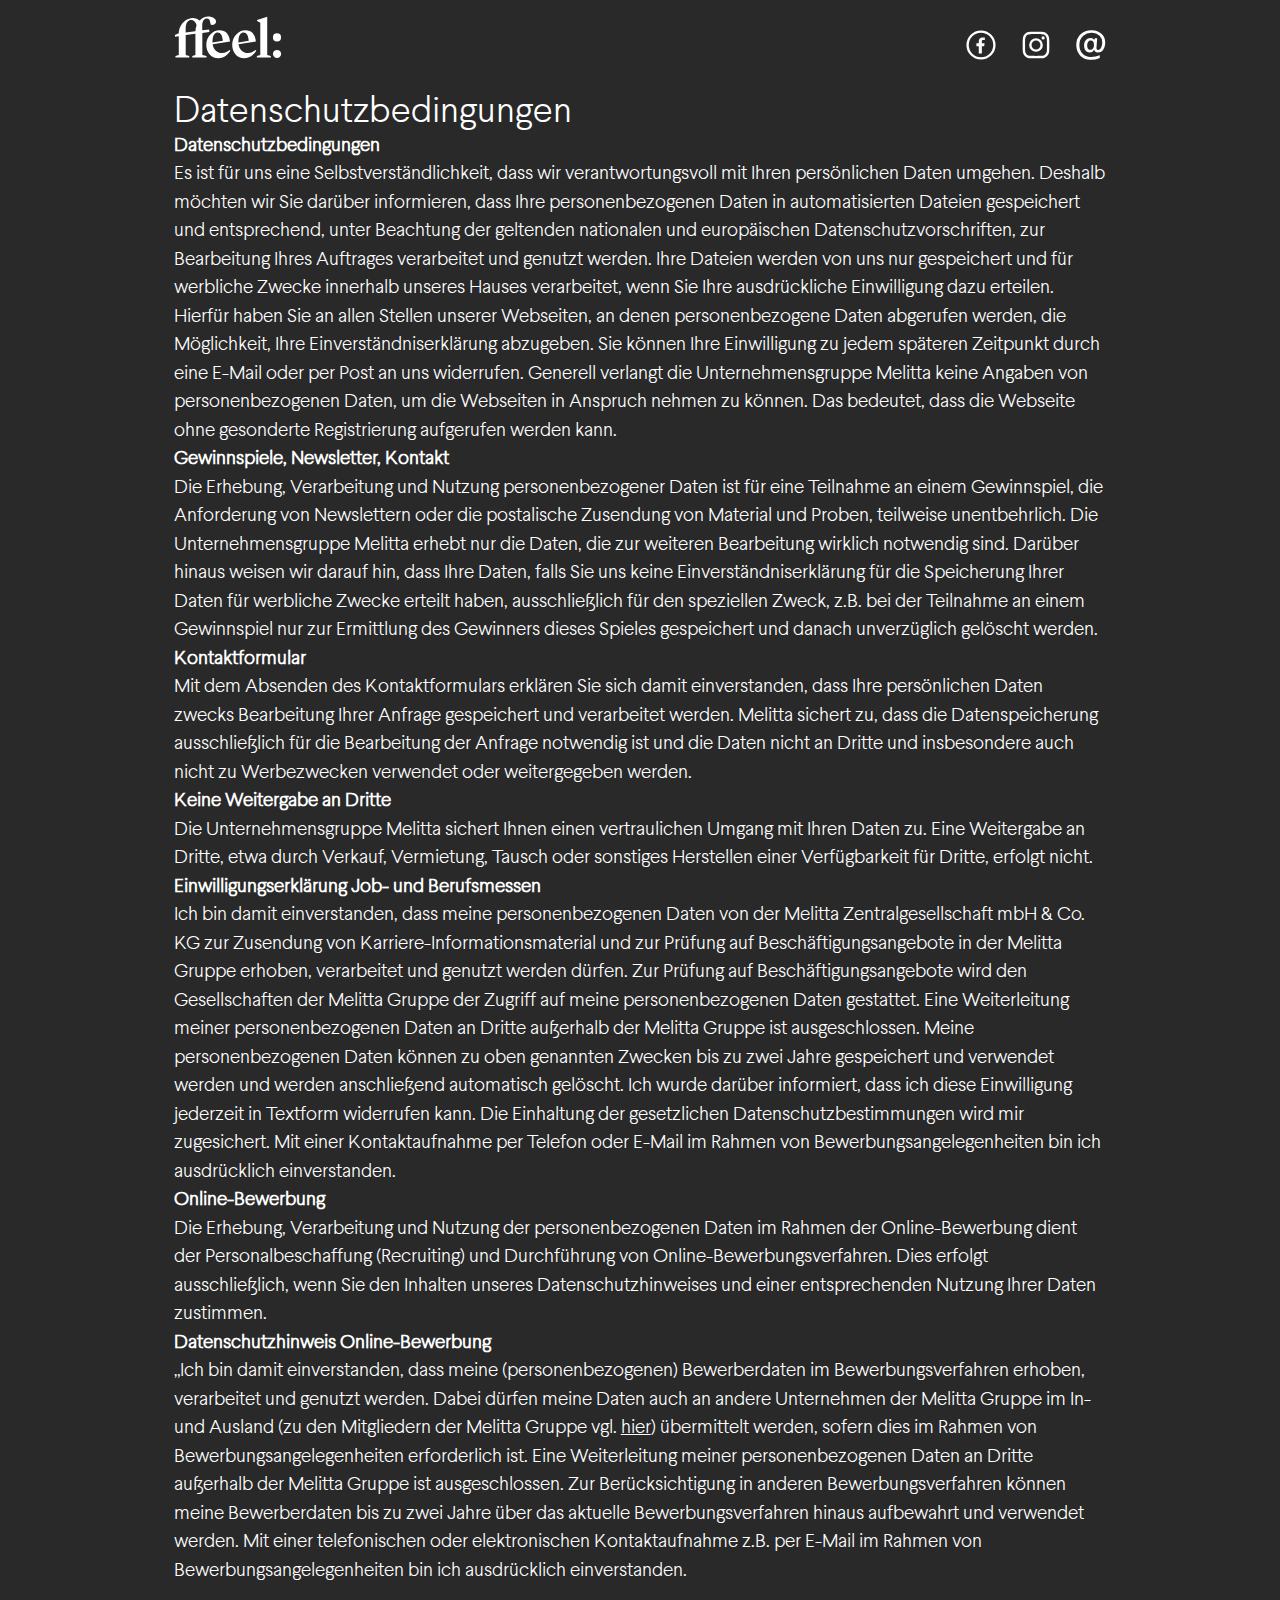
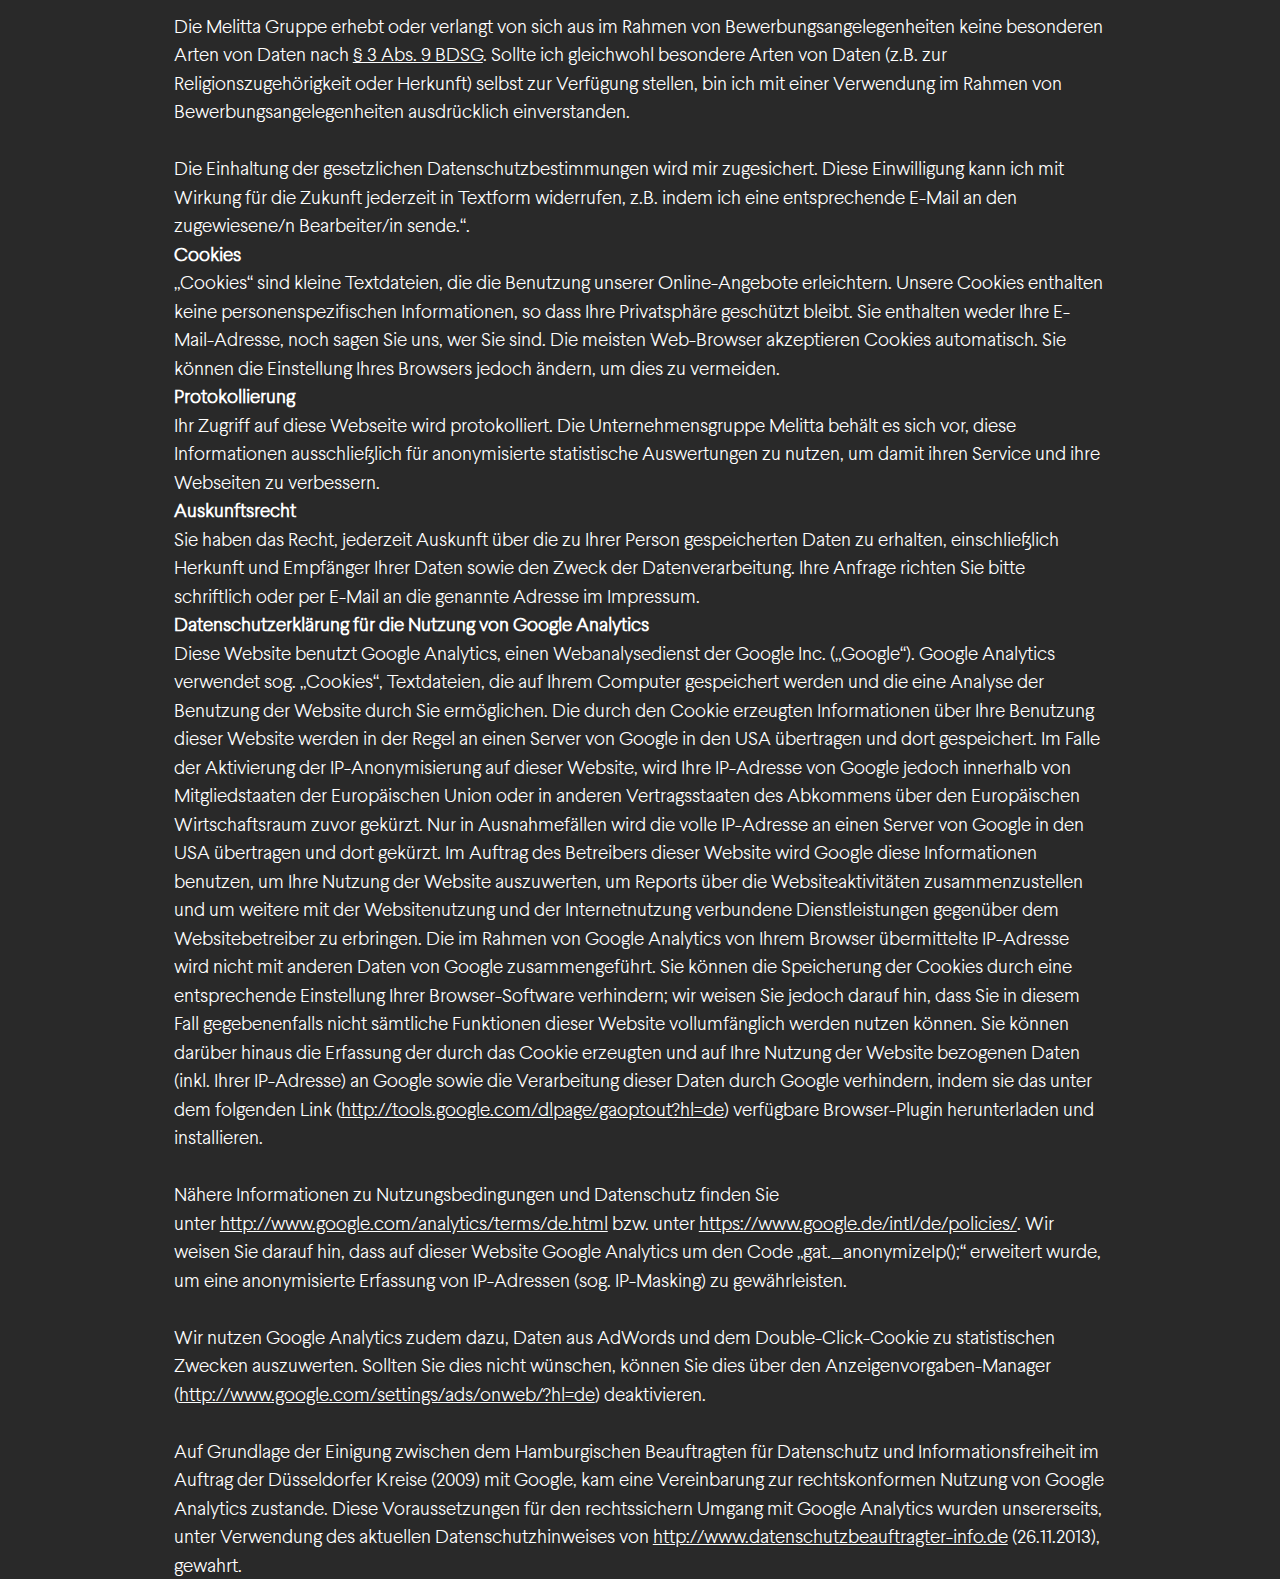
<file: de/Datenschutzbedingungen-von-ffeel-von-Melitta-8.html>
<!doctype html>
	<!--[if lt IE 7]>
	<html class="no-js lt-ie9 lt-ie8 lt-ie7" lang=""> <![endif]-->
	<!--[if IE 7]>
	<html class="no-js lt-ie9 lt-ie8" lang=""> <![endif]-->
	<!--[if IE 8]>
	<html class="no-js lt-ie9" lang=""> <![endif]-->
	<!--[if gt IE 8]><!-->
	<html class="no-js" lang=""> <!--<![endif]-->
	<head>
		<meta charset="UTF-8">
		<meta http-equiv="X-UA-Compatible" content="IE=edge,chrome=1">
		<title>Datenschutzbedingungen von ffeel: von Melitta</title>
		<meta name="description" content="">
		<meta name="robots" content="index">
		<meta name="viewport" content="width=device-width, initial-scale=1">

		
		<!--<base href="http://ffeel.de/" />-->
<link rel="shortcut icon" href="../favicon.ico" type="image/x-icon" />
<link rel="icon" href="../favicon.ico" type="image/x-icon" />


		<link rel="canonical" href="Datenschutzbedingungen-von-ffeel-von-Melitta-8.html">
		<link href="../portal/css/bootstrap.min.css" rel="stylesheet" type="text/css">
		<link href="http://fonts.googleapis.com/css?family=Open+Sans:400,700,600,800" rel="stylesheet" type="text/css">
		<link href="../portal/css/main.min.css" rel="stylesheet" type="text/css" />
<link href="../common/skripts/font-awesome/css/font-awesome.min.css" rel="stylesheet" type="text/css" />

		<script src="../portal/skripts/cycon.php.js"></script>
<script data-main="http://ffeel.de/portal/skripts/main" src="../portal/skripts/lib/requirejs/require.min.js" async></script>

	<meta property="og:title" content="Datenschutzbedingungen von ffeel: von Melitta"/>
<meta property="og:image" content="http://ffeel.de/portal/pics/preview/ffeel-visual-previewsite.jpg"/>
<meta property="og:url" content="http://ffeel.de/de/Datenschutzbedingungen-von-ffeel-von-Melitta-8.html"/>
<meta property="og:type" content="website"/>
<meta property="og:site_name" content="Melitta&reg; ffeel:"/>

</head>
	<body>
	
	<!--[if lt IE 8]>
<p class="browserupgrade">Sie verwenden derzeit einen <strong>nicht zeitgemäßen</strong> Browser. Bitte <a href="http://browsehappy.com/">aktuelisieren Sie Ihren Browser.</a></p>
<![endif]-->
	
	
	

	<header class="header">
		<div class="container">
			<div class="row">
				<div class="col-xs-12">
					<nav class="navbar" role="navigation">
						<div id="navbar" class="">
							<a href="ffeel-Cold-Brew-Coffee-Superfruits-Good-7.html" target="_self"><img class="graphic logo" src="../portal/pics/layout/logo.svg"></a>
							<div class="float-helper">
								<ul>
									<li>
		<a href="https://www.facebook.com/ffeel-768919839934570/" target="_blank" class="ebene-1 notext"><img class="graphic icon" src="../portal/navigationen/pics/facebook.svg" /><span>Icon Facebook</span></a>
	</li><li>
		<a href="https://www.instagram.com/ffeeldrink/" target="_blank" class="ebene-1 notext"><img class="graphic icon" src="../portal/navigationen/pics/instagram.svg" /><span>Icon Instagram</span></a>
	</li><li>
		<a href="mailto:ffeel@melitta.de" target="_self" class="ebene-1 notext"><img class="graphic icon" src="../portal/navigationen/pics/email.svg" /><span>Icon Mail</span></a>
	</li>
								</ul>
							</div>
						</div>
					</nav>
				</div>
			</div>
		</div>
	</header>

	<section class="content">
		<div class="container">
		<div class="row">
			<div class="col-xs-12">
				<div class="absatz text text-medium text-white">
					<h1>Datenschutzbedingungen</h1>
					<div class="text-left">
		<p><strong>Datenschutzbedingungen</strong></p>
<p>Es ist für uns eine Selbstverständlichkeit, dass wir verantwortungsvoll mit Ihren persönlichen Daten umgehen. Deshalb möchten wir Sie darüber informieren, dass Ihre personenbezogenen Daten in automatisierten Dateien gespeichert und entsprechend, unter Beachtung der geltenden nationalen und europäischen Datenschutzvorschriften, zur Bearbeitung Ihres Auftrages verarbeitet und genutzt werden. Ihre Dateien werden von uns nur gespeichert und für werbliche Zwecke innerhalb unseres Hauses verarbeitet, wenn Sie Ihre ausdrückliche Einwilligung dazu erteilen. Hierfür haben Sie an allen Stellen unserer Webseiten, an denen personenbezogene Daten abgerufen werden, die Möglichkeit, Ihre Einverständniserklärung abzugeben. Sie können Ihre Einwilligung zu jedem späteren Zeitpunkt durch eine E-Mail oder per Post an uns widerrufen. Generell verlangt die Unternehmensgruppe Melitta keine Angaben von personenbezogenen Daten, um die Webseiten in Anspruch nehmen zu können. Das bedeutet, dass die Webseite ohne gesonderte Registrierung aufgerufen werden kann.</p>
<p><strong>Gewinnspiele, Newsletter, Kontakt</strong><strong><br /> </strong>Die Erhebung, Verarbeitung und Nutzung personenbezogener Daten ist für eine Teilnahme an einem Gewinnspiel, die Anforderung von Newslettern oder die postalische Zusendung von Material und Proben, teilweise unentbehrlich. Die Unternehmensgruppe Melitta erhebt nur die Daten, die zur weiteren Bearbeitung wirklich notwendig sind. Darüber hinaus weisen wir darauf hin, dass Ihre Daten, falls Sie uns keine Einverständniserklärung für die Speicherung Ihrer Daten für werbliche Zwecke erteilt haben, ausschließlich für den speziellen Zweck, z.B. bei der Teilnahme an einem Gewinnspiel nur zur Ermittlung des Gewinners dieses Spieles gespeichert und danach unverzüglich gelöscht werden.</p>
<p><strong>Kontaktformular</strong><strong><br /> </strong>Mit dem Absenden des Kontaktformulars erklären Sie sich damit einverstanden, dass Ihre persönlichen Daten zwecks Bearbeitung Ihrer Anfrage gespeichert und verarbeitet werden. Melitta sichert zu, dass die Datenspeicherung ausschließlich für die Bearbeitung der Anfrage notwendig ist und die Daten nicht an Dritte und insbesondere auch nicht zu Werbezwecken verwendet oder weitergegeben werden.</p>
<p><strong>Keine Weitergabe an Dritte</strong><strong><br /> </strong>Die Unternehmensgruppe Melitta sichert Ihnen einen vertraulichen Umgang mit Ihren Daten zu. Eine Weitergabe an Dritte, etwa durch Verkauf, Vermietung, Tausch oder sonstiges Herstellen einer Verfügbarkeit für Dritte, erfolgt nicht.</p>
<p><strong>Einwilligungserklärung Job- und Berufsmessen</strong><strong><br /> </strong>Ich bin damit einverstanden, dass meine personenbezogenen Daten von der Melitta Zentralgesellschaft mbH &amp; Co. KG zur Zusendung von Karriere-Informationsmaterial und zur Prüfung auf Beschäftigungsangebote in der Melitta Gruppe erhoben, verarbeitet und genutzt werden dürfen. Zur Prüfung auf Beschäftigungsangebote wird den Gesellschaften der Melitta Gruppe der Zugriff auf meine personenbezogenen Daten gestattet. Eine Weiterleitung meiner personenbezogenen Daten an Dritte außerhalb der Melitta Gruppe ist ausgeschlossen. Meine personenbezogenen Daten können zu oben genannten Zwecken bis zu zwei Jahre gespeichert und verwendet werden und werden anschließend automatisch gelöscht. Ich wurde darüber informiert, dass ich diese Einwilligung jederzeit in Textform widerrufen kann. Die Einhaltung der gesetzlichen Datenschutzbestimmungen wird mir zugesichert. Mit einer Kontaktaufnahme per Telefon oder E-Mail im Rahmen von Bewerbungsangelegenheiten bin ich ausdrücklich einverstanden.</p>
<p><strong>Online-Bewerbung</strong><strong><br /> </strong>Die Erhebung, Verarbeitung und Nutzung der personenbezogenen Daten im Rahmen der Online-Bewerbung dient der Personalbeschaffung (Recruiting) und Durchführung von Online-Bewerbungsverfahren. Dies erfolgt ausschließlich, wenn Sie den Inhalten unseres Datenschutzhinweises und einer entsprechenden Nutzung Ihrer Daten zustimmen.</p>
<p><strong>Datenschutzhinweis Online-Bewerbung</strong><strong><br /> </strong>„Ich bin damit einverstanden, dass meine (personenbezogenen) Bewerberdaten im Bewerbungsverfahren erhoben, verarbeitet und genutzt werden. Dabei dürfen meine Daten auch an andere Unternehmen der Melitta Gruppe im In- und Ausland (zu den Mitgliedern der Melitta Gruppe vgl.<span> </span><a href="https://www.melitta-group.com/unternehmensbereiche.html">hier</a>) übermittelt werden, sofern dies im Rahmen von Bewerbungsangelegenheiten erforderlich ist. Eine Weiterleitung meiner personenbezogenen Daten an Dritte außerhalb der Melitta Gruppe ist ausgeschlossen. Zur Berücksichtigung in anderen Bewerbungsverfahren können meine Bewerberdaten bis zu zwei Jahre über das aktuelle Bewerbungsverfahren hinaus aufbewahrt und verwendet werden. Mit einer telefonischen oder elektronischen Kontaktaufnahme z.B. per E-Mail im Rahmen von Bewerbungsangelegenheiten bin ich ausdrücklich einverstanden.<br /> <br /> Die Melitta Gruppe erhebt oder verlangt von sich aus im Rahmen von Bewerbungsangelegenheiten keine besonderen Arten von Daten nach<span> </span><a href="http://www.gesetze-im-internet.de/bdsg_1990/__3.html">§ 3 Abs. 9 BDSG</a>. Sollte ich gleichwohl besondere Arten von Daten (z.B. zur Religionszugehörigkeit oder Herkunft) selbst zur Verfügung stellen, bin ich mit einer Verwendung im Rahmen von Bewerbungsangelegenheiten ausdrücklich einverstanden.<br /> <br /> Die Einhaltung der gesetzlichen Datenschutzbestimmungen wird mir zugesichert. Diese Einwilligung kann ich mit Wirkung für die Zukunft jederzeit in Textform widerrufen, z.B. indem ich eine entsprechende E-Mail an den zugewiesene/n Bearbeiter/in sende.“.</p>
<p><strong>Cookies</strong><strong><br /> </strong>„Cookies“ sind kleine Textdateien, die die Benutzung unserer Online-Angebote erleichtern. Unsere Cookies enthalten keine personenspezifischen Informationen, so dass Ihre Privatsphäre geschützt bleibt. Sie enthalten weder Ihre E-Mail-Adresse, noch sagen Sie uns, wer Sie sind. Die meisten Web-Browser akzeptieren Cookies automatisch. Sie können die Einstellung Ihres Browsers jedoch ändern, um dies zu vermeiden.</p>
<p><strong>Protokollierung</strong><strong><br /> </strong>Ihr Zugriff auf diese Webseite wird protokolliert. Die Unternehmensgruppe Melitta behält es sich vor, diese Informationen ausschließlich für anonymisierte statistische Auswertungen zu nutzen, um damit ihren Service und ihre Webseiten zu verbessern.</p>
<p><strong>Auskunftsrecht</strong><strong><br /> </strong>Sie haben das Recht, jederzeit Auskunft über die zu Ihrer Person gespeicherten Daten zu erhalten, einschließlich Herkunft und Empfänger Ihrer Daten sowie den Zweck der Datenverarbeitung. Ihre Anfrage richten Sie bitte schriftlich oder per E-Mail an die genannte Adresse im Impressum.</p>
<p><strong>Datenschutzerklärung für die Nutzung von Google Analytics</strong><strong><br /> </strong>Diese Website benutzt Google Analytics, einen Webanalysedienst der Google Inc. („Google“). Google Analytics verwendet sog. „Cookies“, Textdateien, die auf Ihrem Computer gespeichert werden und die eine Analyse der Benutzung der Website durch Sie ermöglichen. Die durch den Cookie erzeugten Informationen über Ihre Benutzung dieser Website werden in der Regel an einen Server von Google in den USA übertragen und dort gespeichert. Im Falle der Aktivierung der IP-Anonymisierung auf dieser Website, wird Ihre IP-Adresse von Google jedoch innerhalb von Mitgliedstaaten der Europäischen Union oder in anderen Vertragsstaaten des Abkommens über den Europäischen Wirtschaftsraum zuvor gekürzt. Nur in Ausnahmefällen wird die volle IP-Adresse an einen Server von Google in den USA übertragen und dort gekürzt. Im Auftrag des Betreibers dieser Website wird Google diese Informationen benutzen, um Ihre Nutzung der Website auszuwerten, um Reports über die Websiteaktivitäten zusammenzustellen und um weitere mit der Websitenutzung und der Internetnutzung verbundene Dienstleistungen gegenüber dem Websitebetreiber zu erbringen. Die im Rahmen von Google Analytics von Ihrem Browser übermittelte IP-Adresse wird nicht mit anderen Daten von Google zusammengeführt. Sie können die Speicherung der Cookies durch eine entsprechende Einstellung Ihrer Browser-Software verhindern; wir weisen Sie jedoch darauf hin, dass Sie in diesem Fall gegebenenfalls nicht sämtliche Funktionen dieser Website vollumfänglich werden nutzen können. Sie können darüber hinaus die Erfassung der durch das Cookie erzeugten und auf Ihre Nutzung der Website bezogenen Daten (inkl. Ihrer IP-Adresse) an Google sowie die Verarbeitung dieser Daten durch Google verhindern, indem sie das unter dem folgenden Link (<a href="http://tools.google.com/dlpage/gaoptout?hl=de">http://tools.google.com/dlpage/gaoptout?hl=de</a>) verfügbare Browser-Plugin herunterladen und installieren.<br /> <br /> Nähere Informationen zu Nutzungsbedingungen und Datenschutz finden Sie unter<span> </span><a href="http://www.google.com/analytics/terms/de.html">http://www.google.com/analytics/terms/de.html</a> bzw. unter<span> </span><a href="https://www.google.de/intl/de/policies/.html">https://www.google.de/intl/de/policies/</a>. Wir weisen Sie darauf hin, dass auf dieser Website Google Analytics um den Code „gat._anonymizeIp();“ erweitert wurde, um eine anonymisierte Erfassung von IP-Adressen (sog. IP-Masking) zu gewährleisten.<br /> <br /> Wir nutzen Google Analytics zudem dazu, Daten aus AdWords und dem Double-Click-Cookie zu statistischen Zwecken auszuwerten. Sollten Sie dies nicht wünschen, können Sie dies über den Anzeigenvorgaben-Manager (<a href="http://www.google.com/settings/ads/onweb/.html?hl=de">http://www.google.com/settings/ads/onweb/?hl=de</a>) deaktivieren.<br /> <br /> Auf Grundlage der Einigung zwischen dem Hamburgischen Beauftragten für Datenschutz und Informationsfreiheit im Auftrag der Düsseldorfer Kreise (2009) mit Google, kam eine Vereinbarung zur rechtskonformen Nutzung von Google Analytics zustande. Diese Voraussetzungen für den rechtssichern Umgang mit Google Analytics wurden unsererseits, unter Verwendung des aktuellen Datenschutzhinweises von<span> </span><a href="http://www.datenschutzbeauftragter-info.de/">http://www.datenschutzbeauftragter-info.de</a> (26.11.2013), gewahrt.</p>
	</div>
				</div>
			</div>
		</div>
	</div>
	</section>

	<section class="footer">
		<nav class="nav-footer">
			<div class="container">
				<div class="row">
					<div class="col-xs-12">
					</div>
				</div>
			</div>
		</nav>
	</section>

	<script src="http://ajax.googleapis.com/ajax/libs/jquery/1.11.2/jquery.min.js"></script>
	<script>window.jQuery || document.write('<script src="js/vendor/jquery-1.11.2.min.js"><\/script>')</script>
	</body>
	</html>
</file>
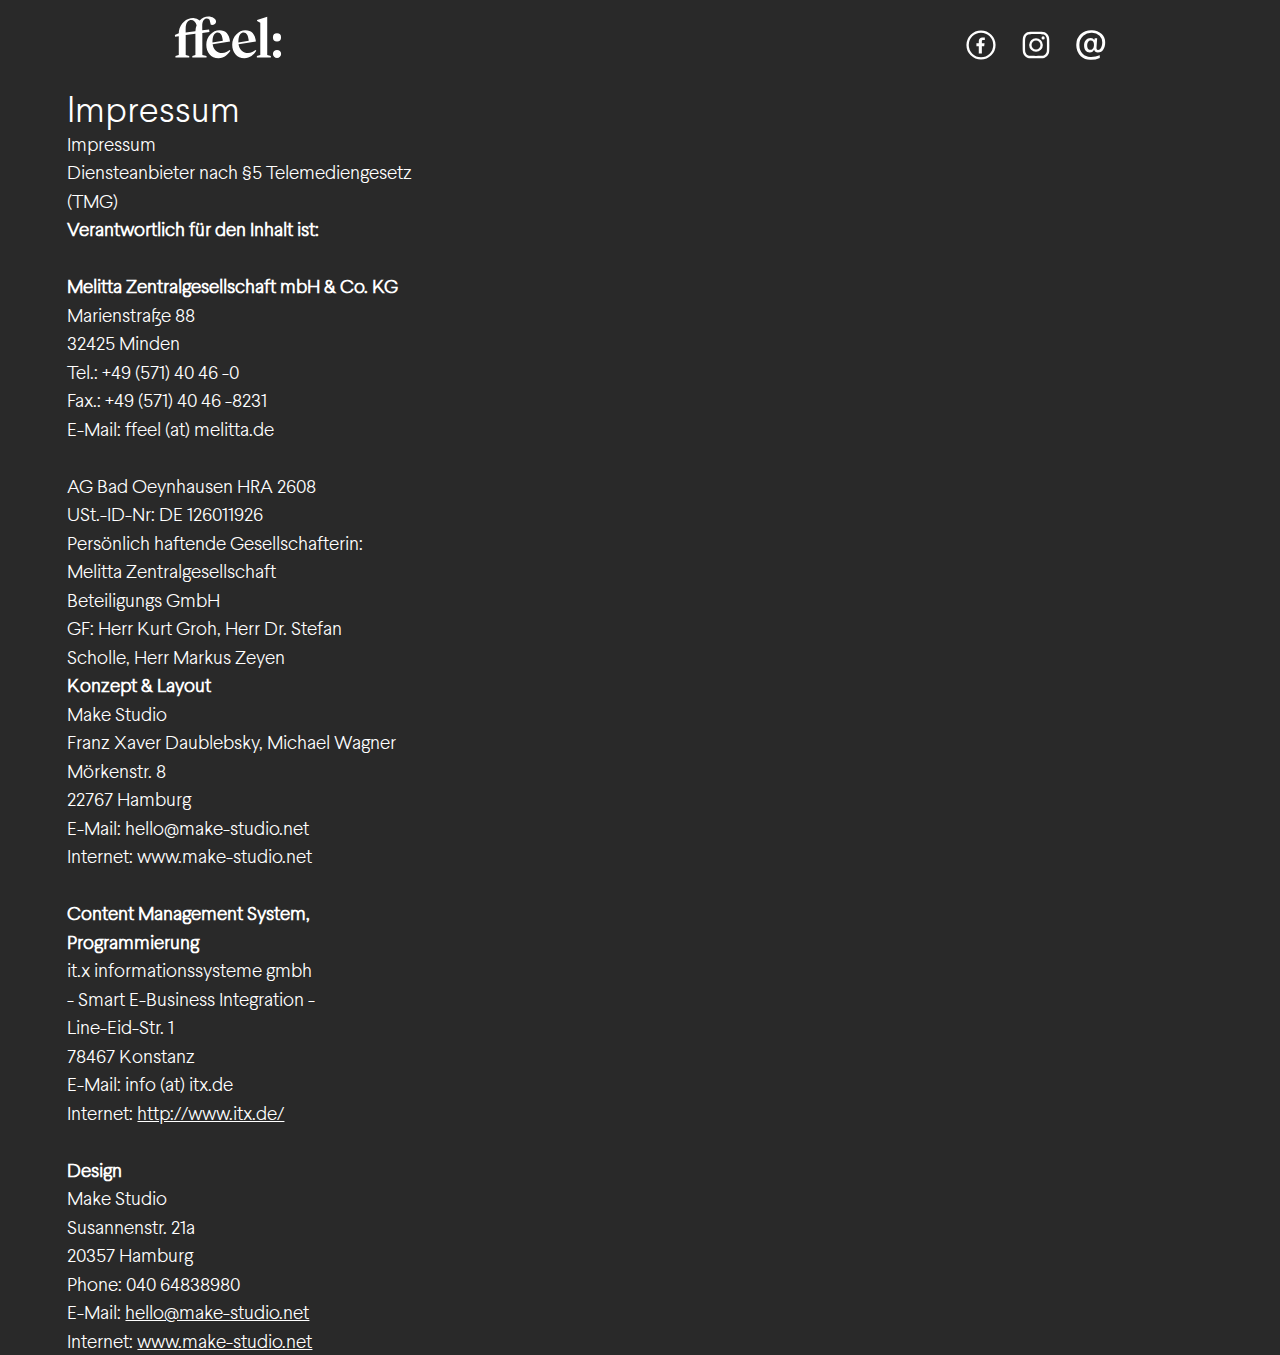
<file: de/Impressum-von-ffeel-von-Melitta-6,324.html>
<!doctype html>
	<!--[if lt IE 7]>
	<html class="no-js lt-ie9 lt-ie8 lt-ie7" lang=""> <![endif]-->
	<!--[if IE 7]>
	<html class="no-js lt-ie9 lt-ie8" lang=""> <![endif]-->
	<!--[if IE 8]>
	<html class="no-js lt-ie9" lang=""> <![endif]-->
	<!--[if gt IE 8]><!-->
	<html class="no-js" lang=""> <!--<![endif]-->
	<head>
		<meta charset="UTF-8">
		<meta http-equiv="X-UA-Compatible" content="IE=edge,chrome=1">
		<title>Impressum von ffeel: von Melitta</title>
		<meta name="description" content="">
		<meta name="robots" content="index">
		<meta name="viewport" content="width=device-width, initial-scale=1">

		
		<!--<base href="http://ffeel.de/" />-->
<link rel="shortcut icon" href="../favicon.ico" type="image/x-icon" />
<link rel="icon" href="../favicon.ico" type="image/x-icon" />


		<link rel="canonical" href="Impressum-von-ffeel-von-Melitta-6.html">
		<link href="../portal/css/bootstrap.min.css" rel="stylesheet" type="text/css">
		<link href="http://fonts.googleapis.com/css?family=Open+Sans:400,700,600,800" rel="stylesheet" type="text/css">
		<link href="../portal/css/main.min.css" rel="stylesheet" type="text/css" />
<link href="../common/skripts/font-awesome/css/font-awesome.min.css" rel="stylesheet" type="text/css" />

		<script src="../portal/skripts/cycon.php.js"></script>
<script data-main="http://ffeel.de/portal/skripts/main" src="../portal/skripts/lib/requirejs/require.min.js" async></script>

	<meta property="og:title" content="Impressum von ffeel: von Melitta"/>
<meta property="og:image" content="http://ffeel.de/portal/pics/preview/ffeel-visual-previewsite.jpg"/>
<meta property="og:url" content="Impressum-von-ffeel-von-Melitta-6.html"/>
<meta property="og:type" content="website"/>
<meta property="og:site_name" content="Melitta&reg; ffeel:"/>

</head>
	<body>
	
	<!--[if lt IE 8]>
<p class="browserupgrade">Sie verwenden derzeit einen <strong>nicht zeitgemäßen</strong> Browser. Bitte <a href="http://browsehappy.com/">aktuelisieren Sie Ihren Browser.</a></p>
<![endif]-->
	
	
	

	<header class="header">
		<div class="container">
			<div class="row">
				<div class="col-xs-12">
					<nav class="navbar" role="navigation">
						<div id="navbar" class="">
							<a href="ffeel-Cold-Brew-Coffee-Superfruits-Good-7.html" target="_self"><img class="graphic logo" src="../portal/pics/layout/logo.svg"></a>
							<div class="float-helper">
								<ul>
									<li>
		<a href="https://www.facebook.com/ffeel-768919839934570/" target="_blank" class="ebene-1 notext"><img class="graphic icon" src="../portal/navigationen/pics/facebook.svg" /><span>Icon Facebook</span></a>
	</li><li>
		<a href="https://www.instagram.com/ffeeldrink/" target="_blank" class="ebene-1 notext"><img class="graphic icon" src="../portal/navigationen/pics/instagram.svg" /><span>Icon Instagram</span></a>
	</li><li>
		<a href="mailto:ffeel@melitta.de" target="_self" class="ebene-1 notext"><img class="graphic icon" src="../portal/navigationen/pics/email.svg" /><span>Icon Mail</span></a>
	</li>
								</ul>
							</div>
						</div>
					</nav>
				</div>
			</div>
		</div>
	</header>

	<section class="content">
		<div class="container">
		<div class="row">
			<div class="col-xs-12">
				<div class="absatz text text-medium text-white">
					<h1>Impressum</h1>
					<div class="text-left">
		<p>Impressum</p>
<p>Diensteanbieter nach §5 Telemediengesetz (TMG)<br /> <strong>Verantwortlich für den Inhalt ist:</strong><strong><br /> <br /> <strong>Melitta Zentralgesellschaft mbH &amp; Co. KG</strong><br /> </strong>Marienstraße 88<br /> 32425 Minden</p>
<p>Tel.: +49 (571) 40 46 -0<br /> Fax.: +49 (571) 40 46 -8231<br /> E-Mail: ffeel (at) melitta.de<br /> <br /> AG Bad Oeynhausen HRA 2608<br /> USt.-ID-Nr: DE 126011926</p>
<p>Persönlich haftende Gesellschafterin:  <br /> Melitta Zentralgesellschaft Beteiligungs GmbH<br /> GF: Herr Kurt Groh, Herr Dr. Stefan Scholle, Herr Markus Zeyen</p>
<p><strong>Konzept &amp; Layout<br /></strong>Make Studio<br /><span>Franz Xaver Daublebsky, </span><span>Michael Wagner<br /></span>Mörkenstr. 8<br />22767 Hamburg</p>
<p>E-Mail: hello@make-studio.net<br />Internet: www.make-studio.net</p>
<p><br /> <strong>Content Management System, Programmierung</strong><strong><br /> </strong>it.x informationssysteme gmbh<br /> - Smart E-Business Integration -<br /> Line-Eid-Str. 1<br /> 78467 Konstanz</p>
<p>E-Mail: info (at) itx.de<br /> Internet: <a href="http://www.itx.de/">http://www.itx.de/</a> </p>
<p><br /><strong>Design</strong><br />Make Studio<br />Susannenstr. 21a<br />20357 Hamburg</p>
<p>Phone: 040 64838980<br />E-Mail: <a href="mailto:hello@make-studio.net">hello@make-studio.net</a><br />Internet: <a href="http://www.make-studio.net">www.make-studio.net</a></p>
	</div>
				</div>
			</div>
		</div>
	</div>
	</section>

	<section class="footer">
		<nav class="nav-footer">
			<div class="container">
				<div class="row">
					<div class="col-xs-12">
					</div>
				</div>
			</div>
		</nav>
	</section>

	<script src="http://ajax.googleapis.com/ajax/libs/jquery/1.11.2/jquery.min.js"></script>
	<script>window.jQuery || document.write('<script src="js/vendor/jquery-1.11.2.min.js"><\/script>')</script>
	</body>
	</html>
</file>
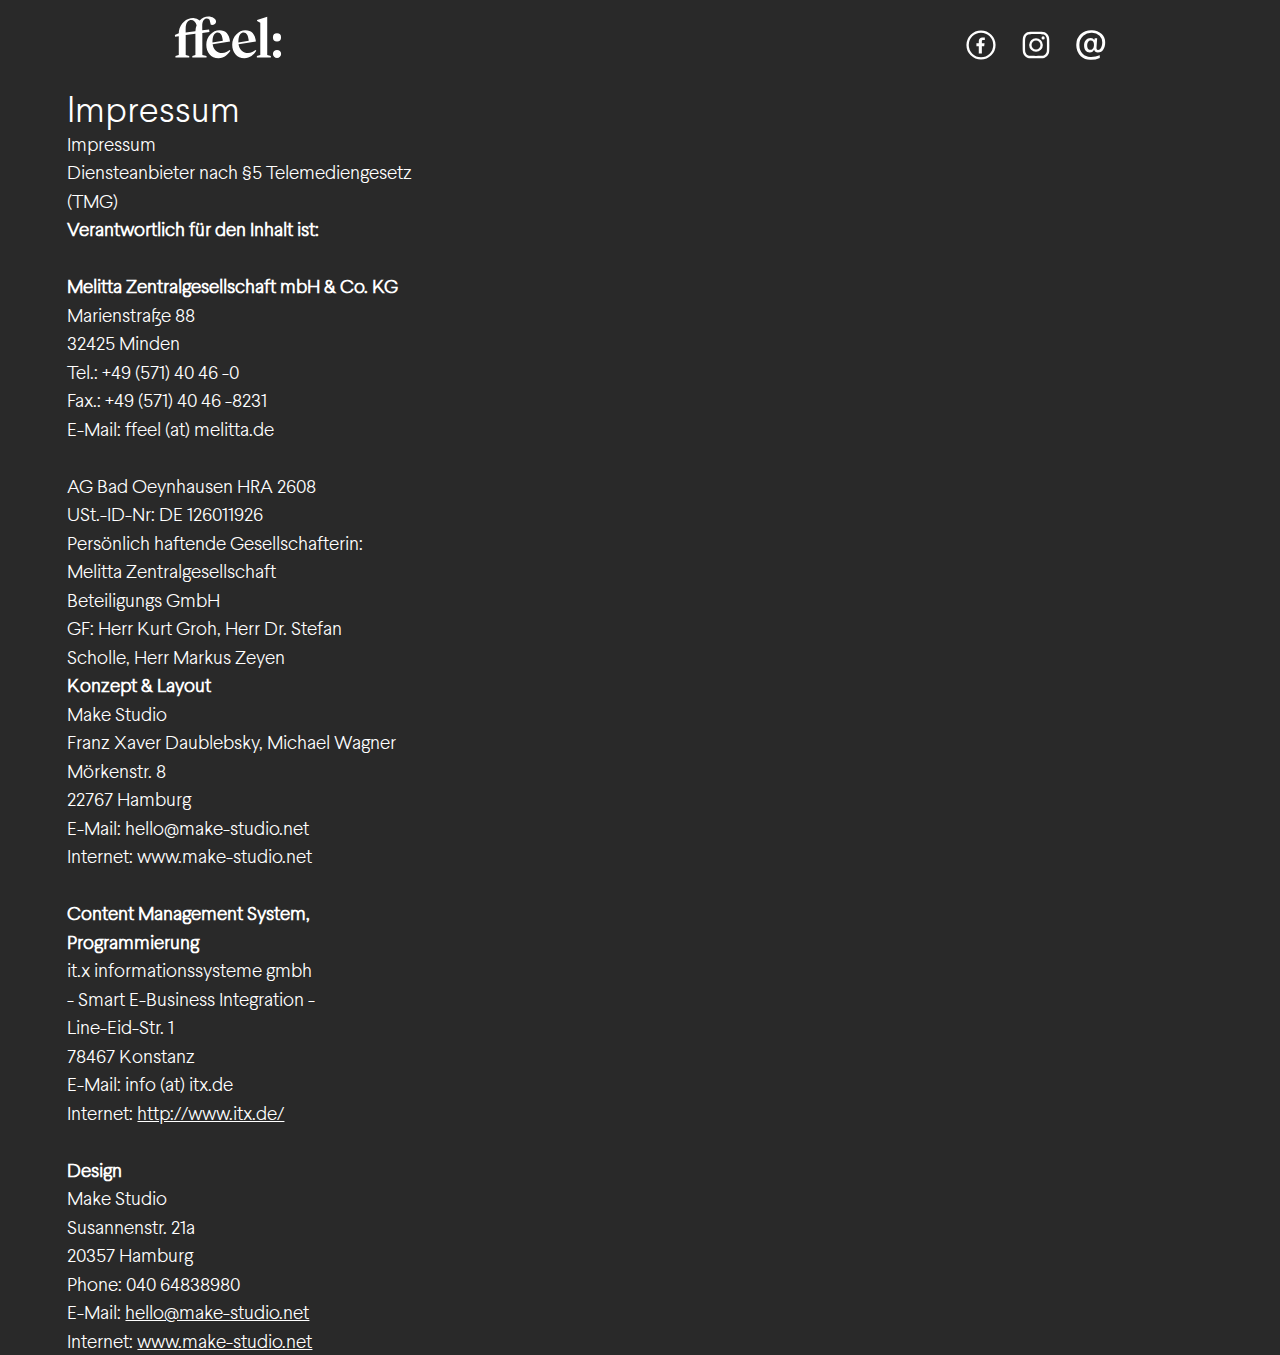
<file: de/Impressum-von-ffeel-von-Melitta-6.html>
<!doctype html>
	<!--[if lt IE 7]>
	<html class="no-js lt-ie9 lt-ie8 lt-ie7" lang=""> <![endif]-->
	<!--[if IE 7]>
	<html class="no-js lt-ie9 lt-ie8" lang=""> <![endif]-->
	<!--[if IE 8]>
	<html class="no-js lt-ie9" lang=""> <![endif]-->
	<!--[if gt IE 8]><!-->
	<html class="no-js" lang=""> <!--<![endif]-->
	<head>
		<meta charset="UTF-8">
		<meta http-equiv="X-UA-Compatible" content="IE=edge,chrome=1">
		<title>Impressum von ffeel: von Melitta</title>
		<meta name="description" content="">
		<meta name="robots" content="index">
		<meta name="viewport" content="width=device-width, initial-scale=1">

		
		<!--<base href="http://ffeel.de/" />-->
<link rel="shortcut icon" href="../favicon.ico" type="image/x-icon" />
<link rel="icon" href="../favicon.ico" type="image/x-icon" />


		<link rel="canonical" href="Impressum-von-ffeel-von-Melitta-6.html">
		<link href="../portal/css/bootstrap.min.css" rel="stylesheet" type="text/css">
		<link href="http://fonts.googleapis.com/css?family=Open+Sans:400,700,600,800" rel="stylesheet" type="text/css">
		<link href="../portal/css/main.min.css" rel="stylesheet" type="text/css" />
<link href="../common/skripts/font-awesome/css/font-awesome.min.css" rel="stylesheet" type="text/css" />

		<script src="../portal/skripts/cycon.php.js"></script>
<script data-main="http://ffeel.de/portal/skripts/main" src="../portal/skripts/lib/requirejs/require.min.js" async></script>

	<meta property="og:title" content="Impressum von ffeel: von Melitta"/>
<meta property="og:image" content="http://ffeel.de/portal/pics/preview/ffeel-visual-previewsite.jpg"/>
<meta property="og:url" content="http://ffeel.de/de/Impressum-von-ffeel-von-Melitta-6.html"/>
<meta property="og:type" content="website"/>
<meta property="og:site_name" content="Melitta&reg; ffeel:"/>

</head>
	<body>
	
	<!--[if lt IE 8]>
<p class="browserupgrade">Sie verwenden derzeit einen <strong>nicht zeitgemäßen</strong> Browser. Bitte <a href="http://browsehappy.com/">aktuelisieren Sie Ihren Browser.</a></p>
<![endif]-->
	
	
	

	<header class="header">
		<div class="container">
			<div class="row">
				<div class="col-xs-12">
					<nav class="navbar" role="navigation">
						<div id="navbar" class="">
							<a href="ffeel-Cold-Brew-Coffee-Superfruits-Good-7.html" target="_self"><img class="graphic logo" src="../portal/pics/layout/logo.svg"></a>
							<div class="float-helper">
								<ul>
									<li>
		<a href="https://www.facebook.com/ffeel-768919839934570/" target="_blank" class="ebene-1 notext"><img class="graphic icon" src="../portal/navigationen/pics/facebook.svg" /><span>Icon Facebook</span></a>
	</li><li>
		<a href="https://www.instagram.com/ffeeldrink/" target="_blank" class="ebene-1 notext"><img class="graphic icon" src="../portal/navigationen/pics/instagram.svg" /><span>Icon Instagram</span></a>
	</li><li>
		<a href="mailto:ffeel@melitta.de" target="_self" class="ebene-1 notext"><img class="graphic icon" src="../portal/navigationen/pics/email.svg" /><span>Icon Mail</span></a>
	</li>
								</ul>
							</div>
						</div>
					</nav>
				</div>
			</div>
		</div>
	</header>

	<section class="content">
		<div class="container">
		<div class="row">
			<div class="col-xs-12">
				<div class="absatz text text-medium text-white">
					<h1>Impressum</h1>
					<div class="text-left">
		<p>Impressum</p>
<p>Diensteanbieter nach §5 Telemediengesetz (TMG)<br /> <strong>Verantwortlich für den Inhalt ist:</strong><strong><br /> <br /> <strong>Melitta Zentralgesellschaft mbH &amp; Co. KG</strong><br /> </strong>Marienstraße 88<br /> 32425 Minden</p>
<p>Tel.: +49 (571) 40 46 -0<br /> Fax.: +49 (571) 40 46 -8231<br /> E-Mail: ffeel (at) melitta.de<br /> <br /> AG Bad Oeynhausen HRA 2608<br /> USt.-ID-Nr: DE 126011926</p>
<p>Persönlich haftende Gesellschafterin:  <br /> Melitta Zentralgesellschaft Beteiligungs GmbH<br /> GF: Herr Kurt Groh, Herr Dr. Stefan Scholle, Herr Markus Zeyen</p>
<p><strong>Konzept &amp; Layout<br /></strong>Make Studio<br /><span>Franz Xaver Daublebsky, </span><span>Michael Wagner<br /></span>Mörkenstr. 8<br />22767 Hamburg</p>
<p>E-Mail: hello@make-studio.net<br />Internet: www.make-studio.net</p>
<p><br /> <strong>Content Management System, Programmierung</strong><strong><br /> </strong>it.x informationssysteme gmbh<br /> - Smart E-Business Integration -<br /> Line-Eid-Str. 1<br /> 78467 Konstanz</p>
<p>E-Mail: info (at) itx.de<br /> Internet: <a href="http://www.itx.de/">http://www.itx.de/</a> </p>
<p><br /><strong>Design</strong><br />Make Studio<br />Susannenstr. 21a<br />20357 Hamburg</p>
<p>Phone: 040 64838980<br />E-Mail: <a href="mailto:hello@make-studio.net">hello@make-studio.net</a><br />Internet: <a href="http://www.make-studio.net">www.make-studio.net</a></p>
	</div>
				</div>
			</div>
		</div>
	</div>
	</section>

	<section class="footer">
		<nav class="nav-footer">
			<div class="container">
				<div class="row">
					<div class="col-xs-12">
					</div>
				</div>
			</div>
		</nav>
	</section>

	<script src="http://ajax.googleapis.com/ajax/libs/jquery/1.11.2/jquery.min.js"></script>
	<script>window.jQuery || document.write('<script src="js/vendor/jquery-1.11.2.min.js"><\/script>')</script>
	</body>
	</html>
</file>
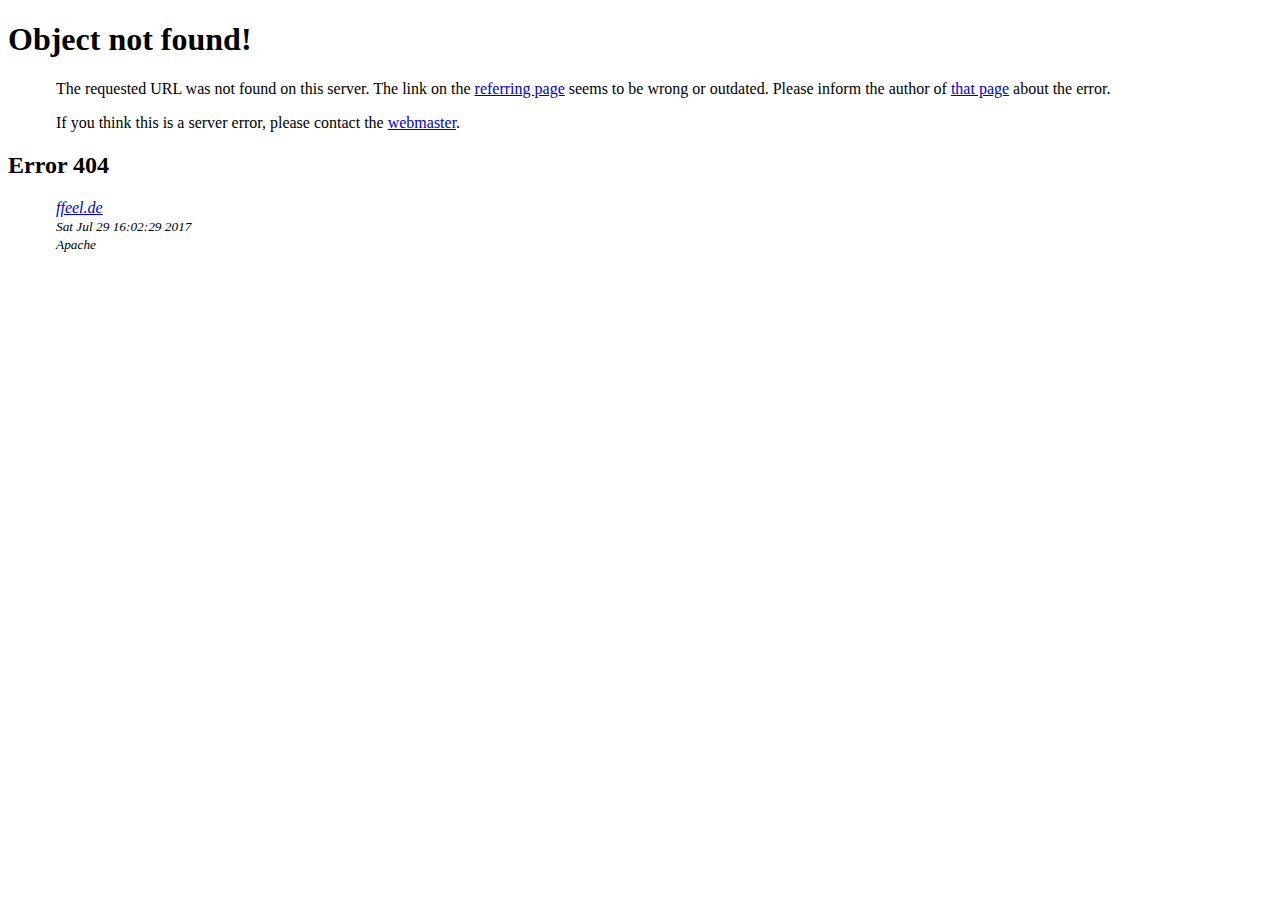
<file: portal/fonts/glyphicons-halflings-regular.eot-.html>
<?xml version="1.0" encoding="ISO-8859-1"?>
<!DOCTYPE html PUBLIC "-//W3C//DTD XHTML 1.0 Strict//EN"
  "http://www.w3.org/TR/xhtml1/DTD/xhtml1-strict.dtd">
<html xmlns="http://www.w3.org/1999/xhtml" lang="en" xml:lang="en">
<head>
<title>Object not found!</title>
<link rev="made" href="mailto:webmaster@ffeel.de" />
<style type="text/css"><!--/*--><![CDATA[/*><!--*/ 
    body { color: #000000; background-color: #FFFFFF; }
    a:link { color: #0000CC; }
    p, address {margin-left: 3em;}
    span {font-size: smaller;}
/*]]>*/--></style>
</head>

<body>
<h1>Object not found!</h1>
<p>


    The requested URL was not found on this server.

  

    The link on the
    <a href="../css/bootstrap.min.css">referring
    page</a> seems to be wrong or outdated. Please inform the author of
    <a href="../css/bootstrap.min.css">that page</a>
    about the error.

  

</p>
<p>
If you think this is a server error, please contact
the <a href="mailto:webmaster@ffeel.de">webmaster</a>.

</p>

<h2>Error 404</h2>
<address>
  <a href="../../index.html">ffeel.de</a><br />
  
  <span>Sat Jul 29 16:02:29 2017<br />
  Apache</span>
</address>
</body>
</html>
</file>
<file: assets/css/customized.css>
/* GENERAL */
.white {
  background-color: white;
}

.center {
  text-align: center;
}

body, html{
  background-color: white !important;
}

.dark {
  background-color: #808080;
  color: white !important;
}

/* NEWSLETTER SIGNUP */
.callToAction  a, .tryButton, .productButton {
  background: #91c11e;
  border: none;
  border-radius: 2px;
  text-transform: uppercase;
  color: white;
}

.callToAction  a:hover,  .tryButton:hover, .productButton:hover {
  background: #79a119;
  border: none;
  color: white;
}

h2 {
  word-wrap: break-word;
}


/* Sections */

.emotional .text {
  color: black !important;
}

.actionShot {
  height: 70%;
  width: 100%;
  background-image: url(/assets/actionShot.jpg);
  background-size: cover;
  background-repeat: no-repeat;
  background-position: 66% 8%;
}

.features {
  background: white;
  text-align: center;
}

.features .text {
  color: black !important;
}

.showroom .text {
  color: black !important;
}

div.emotional {
  color: black;
  background: white;
}

/* IMPRESSUM */
.footer {
  background-color: white;
  text-align: center;
  padding: 1em;
}
.footer > span {
  color: black;
  font-size: 0.8em;
}
</file>
<file: assets/css/thanks.css>
body {
  height: 100%;
  font-family: sans-serif;
  /* background-color: #333; */
  background: -webkit-linear-gradient(280deg, rgb(87, 125, 161) 0%, rgb(169, 191, 208) 40%, rgb(249, 248, 232) 70%, rgb(253, 229, 208) 100%);
  background: -o-linear-gradient(280deg, rgb(87, 125, 161) 0%, rgb(169, 191, 208) 40%, rgb(249, 248, 232) 70%, rgb(253, 229, 208) 100%);
  background: -ms-linear-gradient(280deg, rgb(87, 125, 161) 0%, rgb(169, 191, 208) 40%, rgb(249, 248, 232) 70%, rgb(253, 229, 208) 100%);
  background: -moz-linear-gradient(280deg, rgb(87, 125, 161) 0%, rgb(169, 191, 208) 40%, rgb(249, 248, 232) 70%, rgb(253, 229, 208) 100%);
  background: linear-gradient(170deg, rgb(87, 125, 161) 0%, rgb(169, 191, 208) 40%, rgb(249, 248, 232) 70%, rgb(253, 229, 208) 100%);
}

.section {
  color: #333;
  width: 100%;
  position: absolute;
  top: 50%;
  transform: translateY(-50%);
}

.section-row {
  width: 100%;
  text-align: center;
  position: relative;
}

.section-row.pad-4 {
  padding-top: 4em;
}
.section-row.pad-1 {
  padding-top: 1em;
}

.input-group {
  opacity: 1;
  transition: all 0.3s ease-out;
}

.input-group.hidden {
  opacity: 0;
}

.icon {
  height: 5em;
  width: 5em;
  display: inline-block;
  position: absolute;
  left: 50%;
  transform: translateX(-50%);
}

.header {
  color: white;
}

h1.header {
  color: white;
  font-weight: 800;
  text-transform: uppercase;
  font-size: 3.2em;
}

.header span {
  max-width: 850px;
  line-height: 1.3em;
  display: inline-block;
  font-family: sans-serif;
}

.small-header {
  font-size: 1em;
  display: block;
  margin-top: 80px;
}

.coffeeicon {
  margin-bottom: 40px;
}

/* Tick-Animation */
.circ{
  opacity: 0;
  stroke-dasharray: 130;
  stroke-dashoffset: 130;
  -webkit-transition: all 1s;
  -moz-transition: all 1s;
  -ms-transition: all 1s;
  -o-transition: all 1s;
  transition: all 1s;
}
.tick{
  stroke-dasharray: 50;
  stroke-dashoffset: 50;
  -webkit-transition: stroke-dashoffset 1s 0.5s ease-out;
  -moz-transition: stroke-dashoffset 1s 0.5s ease-out;
  -ms-transition: stroke-dashoffset 1s 0.5s ease-out;
  -o-transition: stroke-dashoffset 1s 0.5s ease-out;
  transition: stroke-dashoffset 1s 0.5s ease-out;
}
.drawn > svg .path{
  opacity: 1;
  stroke-dashoffset: 0;
}
</file>
<file: portal/css/main.min.css>
@font-face{font-family:"Larsseit W03 Medium";src:url("../../common/fonts/c876c64a-591f-4640-9fc5-123eb0e41cc2-.eot#iefix");src:url("../../common/fonts/c876c64a-591f-4640-9fc5-123eb0e41cc2-.eot#iefix") format("eot"),url("../../common/fonts/972c642b-f098-4c6d-b1c2-d64a924b23ff.woff2") format("woff2"),url("../../common/fonts/c5b492c5-bfdc-49f5-b37a-357dc9317633.woff") format("woff"),url("../../common/fonts/f14a1885-abd8-4595-b14d-7f95d2ec5744.ttf") format("truetype")}@font-face{font-family:"Larsseit W03 Light";src:url("../../common/fonts/d6dc5328-c44f-46cd-96bf-a5cc9bb0fdd2-.eot#iefix");src:url("../../common/fonts/d6dc5328-c44f-46cd-96bf-a5cc9bb0fdd2-.eot#iefix") format("eot"),url("../../common/fonts/32e12b4f-a01b-4e68-a2b4-bf7ec008f341.woff2") format("woff2"),url("../../common/fonts/ad677c17-1f11-4b19-931e-529ffabf92e2.woff") format("woff"),url("../../common/fonts/576e7a66-de80-4ade-8ef0-0b759a290105.ttf") format("truetype")}@font-face{font-family:'Lyon Display Web';src:url('../../common/fonts/LyonDisplay-Medium-Web.eot');src:url('../../common/fonts/LyonDisplay-Medium-Web-.eot#iefix') format('embedded-opentype'),url('../../common/fonts/LyonDisplay-Medium-Web.woff2') format('woff2'),url('../../common/fonts/LyonDisplay-Medium-Web.woff') format('woff');font-weight:500;font-style:normal;font-stretch:normal}ul{margin:0;padding:0}h1,h2,h3,h4,h5,.h1,.h2,.h3,.h4,.h5,p{margin:0}.col-xs-1,.col-xs-2,.col-xs-3,.col-xs-4,.col-xs-5,.col-xs-6,.col-xs-7,.col-xs-8,.col-xs-9,.col-xs-10,.col-xs-11,.col-xs-12{padding-left:3.75%;padding-right:3.75%}@media only screen and (min-width:640px){.col-xs-1,.col-xs-2,.col-xs-3,.col-xs-4,.col-xs-5,.col-xs-6,.col-xs-7,.col-xs-8,.col-xs-9,.col-xs-10,.col-xs-11,.col-xs-12{padding-left:3.75%;padding-right:3.75%}}@media only screen and (min-width:960px){.col-xs-1,.col-xs-2,.col-xs-3,.col-xs-4,.col-xs-5,.col-xs-6,.col-xs-7,.col-xs-8,.col-xs-9,.col-xs-10,.col-xs-11,.col-xs-12{padding-left:2.5%;padding-right:2.5%}}@media only screen and (min-width:1280px){.col-xs-1,.col-xs-2,.col-xs-3,.col-xs-4,.col-xs-5,.col-xs-6,.col-xs-7,.col-xs-8,.col-xs-9,.col-xs-10,.col-xs-11,.col-xs-12{padding-left:2.25%;padding-right:2.25%}}@media only screen and (min-width:1600px){.col-xs-1,.col-xs-2,.col-xs-3,.col-xs-4,.col-xs-5,.col-xs-6,.col-xs-7,.col-xs-8,.col-xs-9,.col-xs-10,.col-xs-11,.col-xs-12{padding-left:2%;padding-right:2%}}.col-sm-1,.col-sm-2,.col-sm-3,.col-sm-4,.col-sm-5,.col-sm-6,.col-sm-7,.col-sm-8,.col-sm-9,.col-sm-10,.col-sm-11,.col-sm-12{padding-left:3.75%;padding-right:3.75%}@media only screen and (min-width:640px){.col-sm-1,.col-sm-2,.col-sm-3,.col-sm-4,.col-sm-5,.col-sm-6,.col-sm-7,.col-sm-8,.col-sm-9,.col-sm-10,.col-sm-11,.col-sm-12{padding-left:3.75%;padding-right:3.75%}}@media only screen and (min-width:960px){.col-sm-1,.col-sm-2,.col-sm-3,.col-sm-4,.col-sm-5,.col-sm-6,.col-sm-7,.col-sm-8,.col-sm-9,.col-sm-10,.col-sm-11,.col-sm-12{padding-left:2.5%;padding-right:2.5%}}@media only screen and (min-width:1280px){.col-sm-1,.col-sm-2,.col-sm-3,.col-sm-4,.col-sm-5,.col-sm-6,.col-sm-7,.col-sm-8,.col-sm-9,.col-sm-10,.col-sm-11,.col-sm-12{padding-left:2.25%;padding-right:2.25%}}@media only screen and (min-width:1600px){.col-sm-1,.col-sm-2,.col-sm-3,.col-sm-4,.col-sm-5,.col-sm-6,.col-sm-7,.col-sm-8,.col-sm-9,.col-sm-10,.col-sm-11,.col-sm-12{padding-left:2%;padding-right:2%}}.col-md-1,.col-md-2,.col-md-3,.col-md-4,.col-md-5,.col-md-6,.col-md-7,.col-md-8,.col-md-9,.col-md-10,.col-md-11,.col-md-12{padding-left:3.75%;padding-right:3.75%}@media only screen and (min-width:640px){.col-md-1,.col-md-2,.col-md-3,.col-md-4,.col-md-5,.col-md-6,.col-md-7,.col-md-8,.col-md-9,.col-md-10,.col-md-11,.col-md-12{padding-left:3.75%;padding-right:3.75%}}@media only screen and (min-width:960px){.col-md-1,.col-md-2,.col-md-3,.col-md-4,.col-md-5,.col-md-6,.col-md-7,.col-md-8,.col-md-9,.col-md-10,.col-md-11,.col-md-12{padding-left:2.5%;padding-right:2.5%}}@media only screen and (min-width:1280px){.col-md-1,.col-md-2,.col-md-3,.col-md-4,.col-md-5,.col-md-6,.col-md-7,.col-md-8,.col-md-9,.col-md-10,.col-md-11,.col-md-12{padding-left:2.25%;padding-right:2.25%}}@media only screen and (min-width:1600px){.col-md-1,.col-md-2,.col-md-3,.col-md-4,.col-md-5,.col-md-6,.col-md-7,.col-md-8,.col-md-9,.col-md-10,.col-md-11,.col-md-12{padding-left:2%;padding-right:2%}}.col-lg-1,.col-lg-2,.col-lg-3,.col-lg-4,.col-lg-5,.col-lg-6,.col-lg-7,.col-lg-8,.col-lg-9,.col-lg-10,.col-lg-11,.col-lg-12{padding-left:3.75%;padding-right:3.75%}@media only screen and (min-width:640px){.col-lg-1,.col-lg-2,.col-lg-3,.col-lg-4,.col-lg-5,.col-lg-6,.col-lg-7,.col-lg-8,.col-lg-9,.col-lg-10,.col-lg-11,.col-lg-12{padding-left:3.75%;padding-right:3.75%}}@media only screen and (min-width:960px){.col-lg-1,.col-lg-2,.col-lg-3,.col-lg-4,.col-lg-5,.col-lg-6,.col-lg-7,.col-lg-8,.col-lg-9,.col-lg-10,.col-lg-11,.col-lg-12{padding-left:2.5%;padding-right:2.5%}}@media only screen and (min-width:1280px){.col-lg-1,.col-lg-2,.col-lg-3,.col-lg-4,.col-lg-5,.col-lg-6,.col-lg-7,.col-lg-8,.col-lg-9,.col-lg-10,.col-lg-11,.col-lg-12{padding-left:2.25%;padding-right:2.25%}}@media only screen and (min-width:1600px){.col-lg-1,.col-lg-2,.col-lg-3,.col-lg-4,.col-lg-5,.col-lg-6,.col-lg-7,.col-lg-8,.col-lg-9,.col-lg-10,.col-lg-11,.col-lg-12{padding-left:2%;padding-right:2%}}.col-xl-1,.col-xl-2,.col-xl-3,.col-xl-4,.col-xl-5,.col-xl-6,.col-xl-7,.col-xl-8,.col-xl-9,.col-xl-10,.col-xl-11,.col-xl-12{padding-left:3.75%;padding-right:3.75%}@media only screen and (min-width:640px){.col-xl-1,.col-xl-2,.col-xl-3,.col-xl-4,.col-xl-5,.col-xl-6,.col-xl-7,.col-xl-8,.col-xl-9,.col-xl-10,.col-xl-11,.col-xl-12{padding-left:3.75%;padding-right:3.75%}}@media only screen and (min-width:960px){.col-xl-1,.col-xl-2,.col-xl-3,.col-xl-4,.col-xl-5,.col-xl-6,.col-xl-7,.col-xl-8,.col-xl-9,.col-xl-10,.col-xl-11,.col-xl-12{padding-left:2.5%;padding-right:2.5%}}@media only screen and (min-width:1280px){.col-xl-1,.col-xl-2,.col-xl-3,.col-xl-4,.col-xl-5,.col-xl-6,.col-xl-7,.col-xl-8,.col-xl-9,.col-xl-10,.col-xl-11,.col-xl-12{padding-left:2.25%;padding-right:2.25%}}@media only screen and (min-width:1600px){.col-xl-1,.col-xl-2,.col-xl-3,.col-xl-4,.col-xl-5,.col-xl-6,.col-xl-7,.col-xl-8,.col-xl-9,.col-xl-10,.col-xl-11,.col-xl-12{padding-left:2%;padding-right:2%}}.col-xs-full{padding-left:0;padding-right:0;overflow:hidden}@media only screen and (min-width:640px){.col-xs-full{margin-left:0;margin-right:0;padding-left:3.75%;padding-right:3.75%}}@media only screen and (min-width:960px){.col-xs-full{padding-left:2.5%;padding-right:2.5%}}@media only screen and (min-width:1280px){.col-xs-full{padding-left:2.25%;padding-right:2.25%}}@media only screen and (min-width:1600px){.col-xs-full{padding-left:2%;padding-right:2%}}.row{margin-left:-3.75%;margin-right:-3.75%}@media only screen and (min-width:640px){.row{margin-left:-3.75%;margin-right:-3.75%}}@media only screen and (min-width:960px){.row{margin-left:-2.5%;margin-right:-2.5%}}@media only screen and (min-width:1280px){.row{margin-left:-2.25%;margin-right:-2.25%}}@media only screen and (min-width:1600px){.row{margin-left:-2%;margin-right:-2%}}.container{margin-left:6.87%;margin-right:6.87%;width:86.26%;padding-left:0;padding-right:0}@media only screen and (min-width:640px){.container{margin-left:6.87%;margin-right:6.87%;width:86.26%}}@media only screen and (min-width:960px){.container{width:73%;margin-left:13.5%;margin-right:13.5%}}@media only screen and (min-width:1280px){.container{width:73%;margin-left:13.5%;margin-right:13.5%}}@media only screen and (min-width:1600px){.container{width:73%;margin-left:13.5%;margin-right:13.5%}}.text{font-family:"Larsseit W03 Light",Helvetica,Arial,sans-serif;-ms-hyphens:auto;-webkit-hyphens:auto;hyphens:auto;color:#1e1e1e;line-height:1.5}.text.larseit-medium{font-family:"Larsseit W03 Medium",Helvetica,Arial,sans-serif}.text.lyon{font-family:"Lyon Display Web",Times New Roman,serif}.text.text-white{color:#fff}.text.text-grey{color:#707070}.text.text-justify-last-center{text-align-last:center;text-align:justify}.text.text-medium{font-size:15px}@media only screen and (min-width:640px){.text.text-medium{font-size:16px}}@media only screen and (min-width:960px){.text.text-medium{font-size:18px}}@media only screen and (min-width:1280px){.text.text-medium{font-size:19px}}@media only screen and (min-width:1600px){.text.text-medium{font-size:20px}}.text.text-large{font-size:18px}@media only screen and (min-width:640px){.text.text-large{font-size:20px}}@media only screen and (min-width:960px){.text.text-large{font-size:21px}}@media only screen and (min-width:1280px){.text.text-large{font-size:23px}}@media only screen and (min-width:1600px){.text.text-large{font-size:24px}}.text.link,.text .link,.text a{color:#fff;outline:0;text-decoration:underline}.text.link:hover,.text .link:hover,.text a:hover,.text.link:active,.text .link:active,.text a:active,.text.link:visited,.text .link:visited,.text a:visited{color:#fff}.no-select{-webkit-touch-callout:none;-webkit-user-select:none;-khtml-user-select:none;-moz-user-select:none;-ms-user-select:none;user-select:none}.no-scroll{overflow:hidden}.h2{font-size:42px;line-height:1.2;font-family:"Larsseit W03 Medium",Helvetica,Arial,sans-serif;color:#1e1e1e}.h2.lyon{font-family:"Lyon Display Web",Times New Roman,serif}.h2.color-white{color:#fff}@media only screen and (min-width:640px){.h2{font-size:46px}}@media only screen and (min-width:960px){.h2{font-size:49px}}@media only screen and (min-width:1280px){.h2{font-size:53px}}@media only screen and (min-width:1600px){.h2{font-size:56px}}.h2.xl{font-size:60px}@media only screen and (min-width:640px){.h2.xl{font-size:65px}}@media only screen and (min-width:960px){.h2.xl{font-size:70px}}@media only screen and (min-width:1280px){.h2.xl{font-size:75px}}@media only screen and (min-width:1600px){.h2.xl{font-size:80px}}.h2.xxl{font-size:84px}@media only screen and (min-width:640px){.h2.xxl{font-size:91px}}@media only screen and (min-width:960px){.h2.xxl{font-size:98px}}@media only screen and (min-width:1280px){.h2.xxl{font-size:105px}}@media only screen and (min-width:1600px){.h2.xxl{font-size:112px}}.graphic.logo{height:36px;width:auto !important}@media only screen and (min-width:640px){.graphic.logo{height:39px}}@media only screen and (min-width:960px){.graphic.logo{height:42px}}@media only screen and (min-width:1280px){.graphic.logo{height:45px}}@media only screen and (min-width:1600px){.graphic.logo{height:48px}}.graphic.icon{height:24px;width:24px;vertical-align:bottom}@media only screen and (min-width:640px){.graphic.icon{height:26px;width:26px}}@media only screen and (min-width:960px){.graphic.icon{height:28px;width:28px}}@media only screen and (min-width:1280px){.graphic.icon{height:30px;width:30px}}@media only screen and (min-width:1600px){.graphic.icon{height:32px;width:32px}}.graphic.melitta,.graphic.story{height:36px;width:auto !important;margin-bottom:10px}@media only screen and (min-width:640px){.graphic.melitta,.graphic.story{height:39px}}@media only screen and (min-width:960px){.graphic.melitta,.graphic.story{height:42px}}@media only screen and (min-width:1280px){.graphic.melitta,.graphic.story{height:45px}}@media only screen and (min-width:1600px){.graphic.melitta,.graphic.story{height:48px}}.graphic.arrow{height:36px;width:auto !important}@media only screen and (min-width:640px){.graphic.arrow{height:39px}}@media only screen and (min-width:960px){.graphic.arrow{height:42px}}@media only screen and (min-width:1280px){.graphic.arrow{height:45px}}@media only screen and (min-width:1600px){.graphic.arrow{height:48px}}.graphic.map-pointer{height:51px;width:auto !important}@media only screen and (min-width:640px){.graphic.map-pointer{height:55px}}@media only screen and (min-width:960px){.graphic.map-pointer{height:60px}}@media only screen and (min-width:1280px){.graphic.map-pointer{height:64px}}@media only screen and (min-width:1600px){.graphic.map-pointer{height:68px}}.graphic.product{max-width:100%;height:auto !important}.link{text-decoration:none;color:#fff;outline:0}.link:hover,.link:active,.link:visited{color:#fff}.link.color-black{color:#1e1e1e}.link.color-black:hover,.link.color-black:active,.link.color-black:visited{color:#1e1e1e}.link.link-underline{text-decoration:underline}.button{height:42px;padding:0 18px;display:inline-block;font-size:18px;line-height:42px;text-decoration:none !important;color:#fff;outline:0}@media only screen and (min-width:640px){.button{height:46px;padding:0 20px;font-size:19.5px;line-height:46px}}@media only screen and (min-width:960px){.button{height:49px;padding:0 21px;font-size:21px;line-height:49px}}@media only screen and (min-width:1280px){.button{height:53px;padding:0 23px;font-size:22.5px;line-height:53px}}@media only screen and (min-width:1600px){.button{height:56px;padding:0 24px;font-size:24px;line-height:56px}}.button.button-white{border:2px solid #fff}.button.button-white:hover,.button.button-white:active,.button.button-white:visited{color:#fff}.button.button-black-full{border:0;background-color:#1e1e1e}.button.button-black-full:hover,.button.button-black-full:active,.button.button-black-full:visited{color:#fff}.button-small{height:36px;padding:0 15px;display:inline-block;font-size:14px;line-height:36px;text-decoration:none !important;color:#fff;outline:0;background-color:#46aa82;position:fixed;right:0;bottom:0;z-index:1001}@media only screen and (min-width:640px){.button-small{height:39px;padding:0 20px;font-size:15px;line-height:39px}}@media only screen and (min-width:960px){.button-small{height:42px;padding:0 21px;font-size:18px;line-height:42px}}@media only screen and (min-width:1280px){.button-small{height:45px;padding:0 23px;font-size:19px;line-height:45px}}@media only screen and (min-width:1600px){.button-small{height:48px;padding:0 24px;font-size:20px;line-height:48px}}.button-small:hover,.button-small:active,.button-small:visited{color:#fff}@media only screen and (min-width:960px){.button-small{right:20px;bottom:20px}}.form-control{color:#707070;height:42px;padding:0 18px;display:inline-block;font-size:18px;border:none !important;background-color:#fff;background-image:none;border-radius:0;-webkit-box-shadow:none;box-shadow:none;-webkit-transition:none;-o-transition:none;transition:none;overflow:hidden}.form-control:active,.form-control:focus{border:none !important;background-color:#fff;background-image:none;border-radius:0;-webkit-box-shadow:none;box-shadow:none;-webkit-transition:none;-o-transition:none;transition:none}@media only screen and (min-width:640px){.form-control{height:46px;padding:0 20px;font-size:19.5px;line-height:46px}}@media only screen and (min-width:960px){.form-control{height:49px;padding:0 21px;font-size:21px;line-height:49px}}@media only screen and (min-width:1280px){.form-control{height:53px;padding:0 23px;font-size:22.5px;line-height:53px}}@media only screen and (min-width:1600px){.form-control{height:56px;padding:0 24px;font-size:24px;line-height:56px}}.mb-24{margin-bottom:18px;overflow:hidden}@media only screen and (min-width:640px){.mb-24{margin-bottom:20px}}@media only screen and (min-width:960px){.mb-24{margin-bottom:21px}}@media only screen and (min-width:1280px){.mb-24{margin-bottom:23px}}@media only screen and (min-width:1600px){.mb-24{margin-bottom:24px}}.mb-48{margin-bottom:36px;overflow:hidden}@media only screen and (min-width:640px){.mb-48{margin-bottom:39px}}@media only screen and (min-width:960px){.mb-48{margin-bottom:42px}}@media only screen and (min-width:1280px){.mb-48{margin-bottom:45px}}@media only screen and (min-width:1600px){.mb-48{margin-bottom:48px}}.mb-48-mobile{margin-bottom:36px;overflow:hidden}@media only screen and (min-width:640px){.mb-48-mobile{margin-bottom:39px}}@media only screen and (min-width:960px){.mb-48-mobile{display:none}}.mb-64{margin-bottom:48px;overflow:hidden}@media only screen and (min-width:640px){.mb-64{margin-bottom:52px}}@media only screen and (min-width:960px){.mb-64{margin-bottom:56px}}@media only screen and (min-width:1280px){.mb-64{margin-bottom:60px}}@media only screen and (min-width:1600px){.mb-64{margin-bottom:64px}}.mb-64-mobile{margin-bottom:48px;overflow:hidden}@media screen and (min-width:670px){.mb-64-mobile{display:none}}.mb-96{margin-bottom:72px;overflow:hidden}@media only screen and (min-width:640px){.mb-96{margin-bottom:78px}}@media only screen and (min-width:960px){.mb-96{margin-bottom:84px}}@media only screen and (min-width:1280px){.mb-96{margin-bottom:90px}}@media only screen and (min-width:1600px){.mb-96{margin-bottom:96px}}.mb-96-small{display:none;overflow:hidden}@media only screen and (min-width:960px){.mb-96-small{display:block;margin-bottom:84px}}@media only screen and (min-width:1280px){.mb-96-small{margin-bottom:90px}}@media only screen and (min-width:1600px){.mb-96-small{margin-bottom:96px}}.mb-96-mobile{margin-bottom:72px;overflow:hidden}@media only screen and (min-width:640px){.mb-96-mobile{margin-bottom:78px}}@media only screen and (min-width:960px){.mb-96-mobile{display:none}}.mb-128{margin-bottom:96px;overflow:hidden}@media only screen and (min-width:640px){.mb-128{margin-bottom:104px}}@media only screen and (min-width:960px){.mb-128{margin-bottom:112px}}@media only screen and (min-width:1280px){.mb-128{margin-bottom:120px}}@media only screen and (min-width:1600px){.mb-128{margin-bottom:128px}}.mb-128-small{display:none;overflow:hidden}@media only screen and (min-width:960px){.mb-128-small{display:block}}@media only screen and (min-width:1280px){.mb-128-small{margin-bottom:120px}}@media only screen and (min-width:1600px){.mb-128-small{margin-bottom:128px}}.mb-160{margin-bottom:120px;overflow:hidden}@media only screen and (min-width:640px){.mb-160{margin-bottom:130px}}@media only screen and (min-width:960px){.mb-160{margin-bottom:140px}}@media only screen and (min-width:1280px){.mb-160{margin-bottom:150px}}@media only screen and (min-width:1600px){.mb-160{margin-bottom:160px}}.mb-160-small{overflow:hidden;display:none}@media only screen and (min-width:960px){.mb-160-small{display:block}}@media only screen and (min-width:1280px){.mb-160-small{margin-bottom:150px}}@media only screen and (min-width:1600px){.mb-160-small{margin-bottom:160px}}.background-coffee-fruit{background-color:#f7eee8}.background-story{background-color:#d9edf5}.background-white{background-color:#fff}.background-form{background-color:#f6a89c}.background-map{background-color:#f7f9fb}.background-nude{background-color:#f0b9aa}html,body{font-family:"Larsseit W03 Medium",Helvetica,Arial,sans-serif;width:100%;height:100%;background-color:#292929}.header{position:absolute;z-index:100;width:100%;height:72px}@media only screen and (min-width:640px){.header{height:78px}}@media only screen and (min-width:960px){.header{height:84px}}@media only screen and (min-width:1280px){.header{height:90px}}@media only screen and (min-width:1600px){.header{height:96px}}.footer{margin:0;background-color:#292929}.content{position:absolute;margin-top:72px}@media only screen and (min-width:640px){.content{margin-top:78px}}@media only screen and (min-width:960px){.content{margin-top:84px}}@media only screen and (min-width:1280px){.content{margin-top:90px}}@media only screen and (min-width:1600px){.content{margin-top:96px}}.relative{position:relative}.navbar{background:0;border:0;margin:0;width:100%}.navbar .text-medium{font-size:15px}@media screen and (min-width:670px){.navbar .text-medium{font-size:16px}}@media only screen and (min-width:960px){.navbar .text-medium{font-size:18px}}@media only screen and (min-width:1280px){.navbar .text-medium{font-size:19px}}@media only screen and (min-width:1600px){.navbar .text-medium{font-size:20px}}.navbar .text-large{font-size:18px}@media screen and (min-width:670px){.navbar .text-large{font-size:20px}}@media only screen and (min-width:960px){.navbar .text-large{font-size:21px}}@media only screen and (min-width:1280px){.navbar .text-large{font-size:23px}}@media only screen and (min-width:1600px){.navbar .text-large{font-size:24px}}.navbar a{outline:0}.navbar a:active,.navbar a:focus,.navbar a:hover,.navbar a:visited{text-decoration:none}.navbar #navbar,.navbar .navbar-header{position:relative;padding-top:15px}.navbar #navbar .logo a,.navbar .navbar-header .logo a{outline:0}.navbar .float-helper{position:absolute;right:0;bottom:0}.navbar .float-helper ul{list-style-type:none;margin-bottom:0;padding:0}@media screen and (min-width:670px){.navbar .float-helper ul{display:inline-block}}.navbar .float-helper ul li{display:inline-block;padding-left:25px}.navbar .float-helper ul li:first-child{padding:0}.navbar .float-helper ul li a{color:#fff;outline:0;font-family:"Larsseit W03 Medium",Arial,sans-serif;display:inline-block}.navbar .float-helper ul li a.notext span{display:none}.navbar-main .navbar-header .navbar-toggle{margin:0}@media screen and (min-width:670px){.navbar-main .navbar-header .navbar-toggle{display:none}}.navbar-main .navbar-header .navbar-toggle img{height:28px}.navbar-main .navbar-header .logo{display:inline-block}@media screen and (min-width:670px){.navbar-main .navbar-header .logo{display:none}}.navbar-main .float-helper{position:relative;right:0;bottom:0}@media screen and (min-width:670px){.navbar-main .float-helper{right:6.87%;position:absolute}}.navbar-main .float-helper ul{vertical-align:middle}.navbar-main .float-helper ul li{display:block;padding-left:0}@media screen and (min-width:670px){.navbar-main .float-helper ul li{display:inline-block;padding-left:25px}}.navbar-main .float-helper ul li a{line-height:3;vertical-align:bottom;font-family:"Larsseit W03 Medium",Arial,sans-serif}@media screen and (min-width:670px){.navbar-main .float-helper ul li a{line-height:1.2}}@media screen and (max-width:669px){.navbar-main .float-helper ul li span{font-size:24px}}.navbar-main .float-helper ul.meta{padding-left:0;position:fixed;bottom:20px}@media screen and (min-width:670px){.navbar-main .float-helper ul.meta{position:relative;bottom:0;display:inline-block;padding-left:25px}}.navbar-main .float-helper ul.meta li{display:inline-block;padding-right:25px}@media screen and (min-width:670px){.navbar-main .float-helper ul.meta li:first-child{padding-right:0}}.navbar-main .float-helper ul.meta li a{font-family:"Larsseit W03 Medium",Arial,sans-serif}@media screen and (min-width:670px){.navbar-main .float-helper ul.meta li{padding-right:0}}@media screen and (min-width:670px){.navbar-main #navbar{height:unset !important}}.navbar-main #navbar .logo{z-index:1000}@media screen and (min-width:670px){.navbar-main #navbar .logo{display:inline-block}}.navbar-main #navbar.collapse,.navbar-main #navbar.collapsing{margin-left:-6.87%;margin-right:-6.87%;background:#f0b9aa;padding:15px 6.87% 0}@media screen and (min-width:670px){.navbar-main #navbar.collapse,.navbar-main #navbar.collapsing{background:transparent;visibility:visible;display:block}}.navbar-main #navbar.collapsing,.navbar-main #navbar.in{position:fixed;width:100%;height:100% !important;top:0}@media screen and (min-width:670px){.navbar-main #navbar.collapsing,.navbar-main #navbar.in{width:initial;position:relative}}.navbar-main .navbar-toggle{outline:0;padding:0;margin-top:8px;margin-right:15px;margin-bottom:8px;background-color:transparent;background-image:none;border:0;border-radius:0;bottom:0;z-index:1000;position:fixed;top:23px;right:20px;display:inline-block;height:28px}.navbar-main .navbar-toggle.navbar-inverse,.navbar-main .navbar-toggle.navbar-toggle:hover,.navbar-main .navbar-toggle.navbar-inverse,.navbar-main .navbar-toggle.navbar-toggle:focus{background-color:transparent;border-color:transparent}.navbar-main .navbar-toggle .burger{display:none}.navbar-main .navbar-toggle .close-x{display:inline}.navbar-main .navbar-toggle.collapsed .burger{display:inline}.navbar-main .navbar-toggle.collapsed .close-x{display:none}.footer-navigation{display:flex;justify-content:space-around}.footer-navigation a{color:#707070;outline:0}.footer-navigation a:active,.footer-navigation a:focus,.footer-navigation a:hover,.footer-navigation a:visited{text-decoration:none}.footer-navigation a.notext span{display:none}.footer .social-links ul li{display:inline-block}.footer .social-links ul li a{display:inline-block;border-radius:50%;padding:20px;margin:0 10px;outline:0}@media only screen and (min-width:640px){.footer .social-links ul li a{margin:0 20px}}.footer .social-links ul li:nth-child(1) a{background-color:#3b5998}.footer .social-links ul li:nth-child(2) a{background-color:#f06e5a}.footer .social-links ul li:nth-child(3) a{background-color:#46aa82}.footer .social-links .notext span{display:none}.messages .message{padding:5px 5px 5px 10px;border-bottom:1px solid #f68f19}.messages .message input{margin:0 0 0 10px}.messages .message div.text{display:inline}.messages .message div.text p{display:inline}.message{display:none}.slider{margin:0 auto;position:relative;overflow:hidden;z-index:1}@media only screen and (min-width:960px){.slider.main-stage{width:100%;height:100%}}@media only screen and (min-width:960px){.slider.main-stage .slider-container{height:100%}}@media only screen and (min-width:960px){.slider.main-stage .slider-container .slider-slide{height:100%;width:100%}}.slider .slider-stage{position:relative;width:100%;height:100%;z-index:1;display:-webkit-box;display:-moz-box;display:-ms-flexbox;display:-webkit-flex;display:flex;-webkit-transform-style:preserve-3d;-moz-transform-style:preserve-3d;-ms-transform-style:preserve-3d;transform-style:preserve-3d;-webkit-transition-property:-webkit-transform;-moz-transition-property:-moz-transform;-o-transition-property:-o-transform;-ms-transition-property:-ms-transform;transition-property:transform;-webkit-box-sizing:content-box;-moz-box-sizing:content-box;box-sizing:content-box}.slider .slider-stage .slider-slide{font-family:"Open Sans",sans-serif;float:left}.slider .slider-stage .slider-slide .absatz-slide{position:absolute;width:100%;height:100%;font-size:.625em}.slider .slider-stage .slider-slide .absatz-slide h3{position:absolute;left:15%;bottom:60%;width:42%;font-size:3.8em;z-index:50;color:#FFF;text-shadow:2px 2px 3px #444;font-weight:500;line-height:1.5em}.slider .slider-stage .slider-slide .absatz-slide p{position:absolute;left:15%;top:40%;width:35%;font-size:2em;z-index:50;color:#FFF;text-shadow:2px 2px 3px #444;font-weight:500;line-height:1.1em}.slider .slider-stage .slider-slide .absatz-slide .slide-image{position:absolute;left:55%;top:20%;z-index:50;max-width:25%}.slider .slider-stage .slider-slide .absatz-slide .slide-image img{max-width:100%;height:auto;margin:0 auto;display:block}.slider .slider-stage .slider-slide .bild-hintergrund{width:100%;float:left}.slider .slider-stage .slider-slide .bild-hintergrund img{max-width:100%;height:auto;margin:0 auto;display:block}.slider .slider-pagination,.slider .slider-pagination-main{position:relative;bottom:40px;right:10px;text-align:center;-webkit-transition:300ms;-moz-transition:300ms;-o-transition:300ms;transition:300ms;-webkit-transform:translate3d(0,0,0);-ms-transform:translate3d(0,0,0);-o-transform:translate3d(0,0,0);transform:translate3d(0,0,0);z-index:10}.slider .slider-pagination .swiper-pagination-bullet,.slider .slider-pagination-main .swiper-pagination-bullet{display:inline-block;width:10px;height:10px;margin:0 4px;text-indent:-999em;cursor:pointer;border-radius:30px;background-clip:padding-box;opacity:.8;transition:#000 .5s ease 0,opacity .5s ease;background-color:rgba(255,255,255,0.5)}.slider .slider-pagination .swiper-pagination-bullet.swiper-pagination-bullet-active,.slider .slider-pagination-main .swiper-pagination-bullet.swiper-pagination-bullet-active{background-color:#fff;opacity:1}.slider .slider-pagination.swiper-pagination-clickable .swiper-pagination-bullet,.slider .slider-pagination-main.swiper-pagination-clickable .swiper-pagination-bullet{cursor:pointer}@media only screen and (max-width:568px){.slider .slider-stage .slider-slide .absatz-slide h3{display:none}.slider .slider-stage .slider-slide .absatz-slide p{display:none}.slider .slider-stage .slider-slide .absatz-slide .slide-image{left:50%}.slider .slider-stage .slider-slide .absatz-slide .slide-image img{margin-left:-50%}}.container-main-stage{width:100%;padding:0;margin-bottom:36px}@media only screen and (min-width:640px){.container-main-stage{margin-bottom:39px}}@media only screen and (min-width:960px){.container-main-stage{height:100%;margin:0}}.container-main-stage .graphic-main-stage{width:100%;vertical-align:top;display:inline-block}@media only screen and (min-width:960px){.container-main-stage .graphic-main-stage{height:100%}}.container-main-stage .graphic-main-stage .wrapper{width:100%;display:inline-block}@media only screen and (min-width:960px){.container-main-stage .graphic-main-stage .wrapper{width:63.25%;height:100%}}@media only screen and (min-width:1280px){.container-main-stage .graphic-main-stage .wrapper{width:63.25%}}@media only screen and (min-width:1600px){.container-main-stage .graphic-main-stage .wrapper{width:63.25%}}.container-main-stage .graphic-main-stage .wrapper img{max-width:100%;max-height:100%;width:auto;height:auto !important}.container-main-stage .graphic-main-stage .text-main-stage{vertical-align:top;color:#fff;display:inline-block;margin-left:6.87%;margin-right:6.87%;width:86.26%}@media only screen and (min-width:640px){.container-main-stage .graphic-main-stage .text-main-stage{margin-left:6.87%;margin-right:6.87%;width:86.26%}}@media only screen and (min-width:960px){.container-main-stage .graphic-main-stage .text-main-stage{vertical-align:middle;width:24.5%;margin-left:0;margin-right:11.75%}}.container-main-stage .graphic-main-stage .text-main-stage p{margin-bottom:18px}@media only screen and (min-width:640px){.container-main-stage .graphic-main-stage .text-main-stage p{margin-bottom:20px}}@media only screen and (min-width:960px){.container-main-stage .graphic-main-stage .text-main-stage p{margin-bottom:21px}}@media only screen and (min-width:1280px){.container-main-stage .graphic-main-stage .text-main-stage p{margin-bottom:23px}}@media only screen and (min-width:1600px){.container-main-stage .graphic-main-stage .text-main-stage p{margin-bottom:24px}}.container-main-stage .graphic-main-stage .text-main-stage h2{font-size:42px}@media only screen and (min-width:640px){.container-main-stage .graphic-main-stage .text-main-stage h2{font-size:46px}}@media only screen and (min-width:960px){.container-main-stage .graphic-main-stage .text-main-stage h2{font-size:49px}}@media only screen and (min-width:1280px){.container-main-stage .graphic-main-stage .text-main-stage h2{font-size:53px}}@media only screen and (min-width:1600px){.container-main-stage .graphic-main-stage .text-main-stage h2{font-size:56px}}.absatz-story:nth-child(2n-1){clear:both}@media only screen and (min-width:960px){.absatz-story:nth-child(2n-1){clear:none}.absatz-story:nth-child(3n-2){clear:both}}.instagram{overflow:hidden}.instagram:nth-child(1n-1){clear:both}@media only screen and (min-width:640px){.instagram:nth-child(1n-1){clear:none}.instagram:nth-child(2n-1){clear:both}}@media only screen and (min-width:960px){.instagram:nth-child(1n-1){clear:none}.instagram:nth-child(2n-1){clear:none}.instagram:nth-child(3n-2){clear:both}}.instagram .instagram-cover{background-size:cover;background-position:center center;background-repeat:no-repeat;width:100%;padding:50%}.instagram .text a{line-height:50px;display:inline-block;min-height:50px}.questions [data-swiper-slide-index="0"]{background-color:#cde8d3}.questions [data-swiper-slide-index="1"]{background-color:#d9edf5}.questions [data-swiper-slide-index="2"]{background-color:#fff5bd}.questions [data-swiper-slide-index="3"]{background-color:#d9eddf}.questions [data-swiper-slide-index="4"]{background-color:#f0dcbe}.questions .slider-pagination{position:absolute;bottom:40px;text-align:center;-webkit-transition:300ms;-moz-transition:300ms;-o-transition:300ms;transition:300ms;-webkit-transform:translate3d(0,0,0);-ms-transform:translate3d(0,0,0);-o-transform:translate3d(0,0,0);transform:translate3d(0,0,0);z-index:10;width:100%;display:block}@media only screen and (min-width:960px){.questions .question .picture{overflow:hidden;text-align:center}.questions .question .picture img{display:inline-block;width:auto !important}}@media only screen and (min-width:960px){.questions .question .question-text-wrapper{position:absolute;right:0}}@media only screen and (min-width:960px){.questions .question .question-text-wrapper{top:84px}}@media only screen and (min-width:1280px){.questions .question .question-text-wrapper{top:90px}}@media only screen and (min-width:1600px){.questions .question .question-text-wrapper{top:96px}}@media only screen and (min-width:960px){.questions .question .question-text-wrapper .vertical-wrapper{position:relative;top:50%;-ms-transform:translateY(-50%);-webkit-transform:translateY(-50%);transform:translateY(-50%)}}#map{height:320px;border:1px solid #e1e4e4}@media only screen and (min-width:960px){#map{height:360px}}@media only screen and (min-width:960px){#map{height:460px}}#bodymovin{background-color:#f7eee8;width:100%;height:100%;display:block;overflow:hidden;transform:translate3d(0,0,0);text-align:center;opacity:1}@media screen and (-ms-high-contrast:active),(-ms-high-contrast:none){#bodymovin>svg{height:752px !important}}.cycon-wysiwyg{display:none}.pageview{margin:0;margin-bottom:5px;padding:0}.pageview li{display:inline;margin-right:5px}.messages{border-bottom:5px solid white}.modul-formulargenerator button{float:right;margin-left:12px}@media only screen and (min-width:640px){.modul-formulargenerator button{margin-left:13px}}@media only screen and (min-width:960px){.modul-formulargenerator button{margin-left:14px}}@media only screen and (min-width:1280px){.modul-formulargenerator button{margin-left:15px}}@media only screen and (min-width:1600px){.modul-formulargenerator button{margin-left:16px}}.modul-formulargenerator .form-group{overflow:hidden}.triangle-up{width:0;height:0;border-left:20px solid transparent;border-right:20px solid transparent;border-bottom:20px solid #f6a89c;margin:0 auto;position:relative;bottom:19px}.modul-landkarte .landkarte{width:100%;height:300px;margin-top:15px}.modul-landkarte .markierungen .infofenster{display:none}.modul-landkarte .markierungen .zentrieren,.modul-landkarte .markierungen .adresse-uebernehmen{cursor:pointer;margin-bottom:15px}.modul-landkarte .form-umkreissuche,.modul-landkarte .form-routenplaner{position:relative}.modul-landkarte .form-umkreissuche .autocomplete,.modul-landkarte .form-routenplaner .autocomplete{overflow:hidden}.modul-landkarte .form-umkreissuche .autocomplete .autocomplete-suggestions,.modul-landkarte .form-routenplaner .autocomplete .autocomplete-suggestions{position:absolute;background-color:#FFF;border:1px solid #6f6f6f;margin:0;padding:0}.modul-landkarte .form-umkreissuche .autocomplete .autocomplete-suggestions .autocomplete-suggestion,.modul-landkarte .form-routenplaner .autocomplete .autocomplete-suggestions .autocomplete-suggestion{list-style-type:none;display:block;margin:0;padding:2px;cursor:pointer}.modul-landkarte .form-umkreissuche .autocomplete .autocomplete-suggestions .autocomplete-suggestion.autocomplete-selected,.modul-landkarte .form-routenplaner .autocomplete .autocomplete-suggestions .autocomplete-suggestion.autocomplete-selected{background-color:#fbc477}.modul-landkarte .wegbeschreibung{background-color:#fff}
</file>
